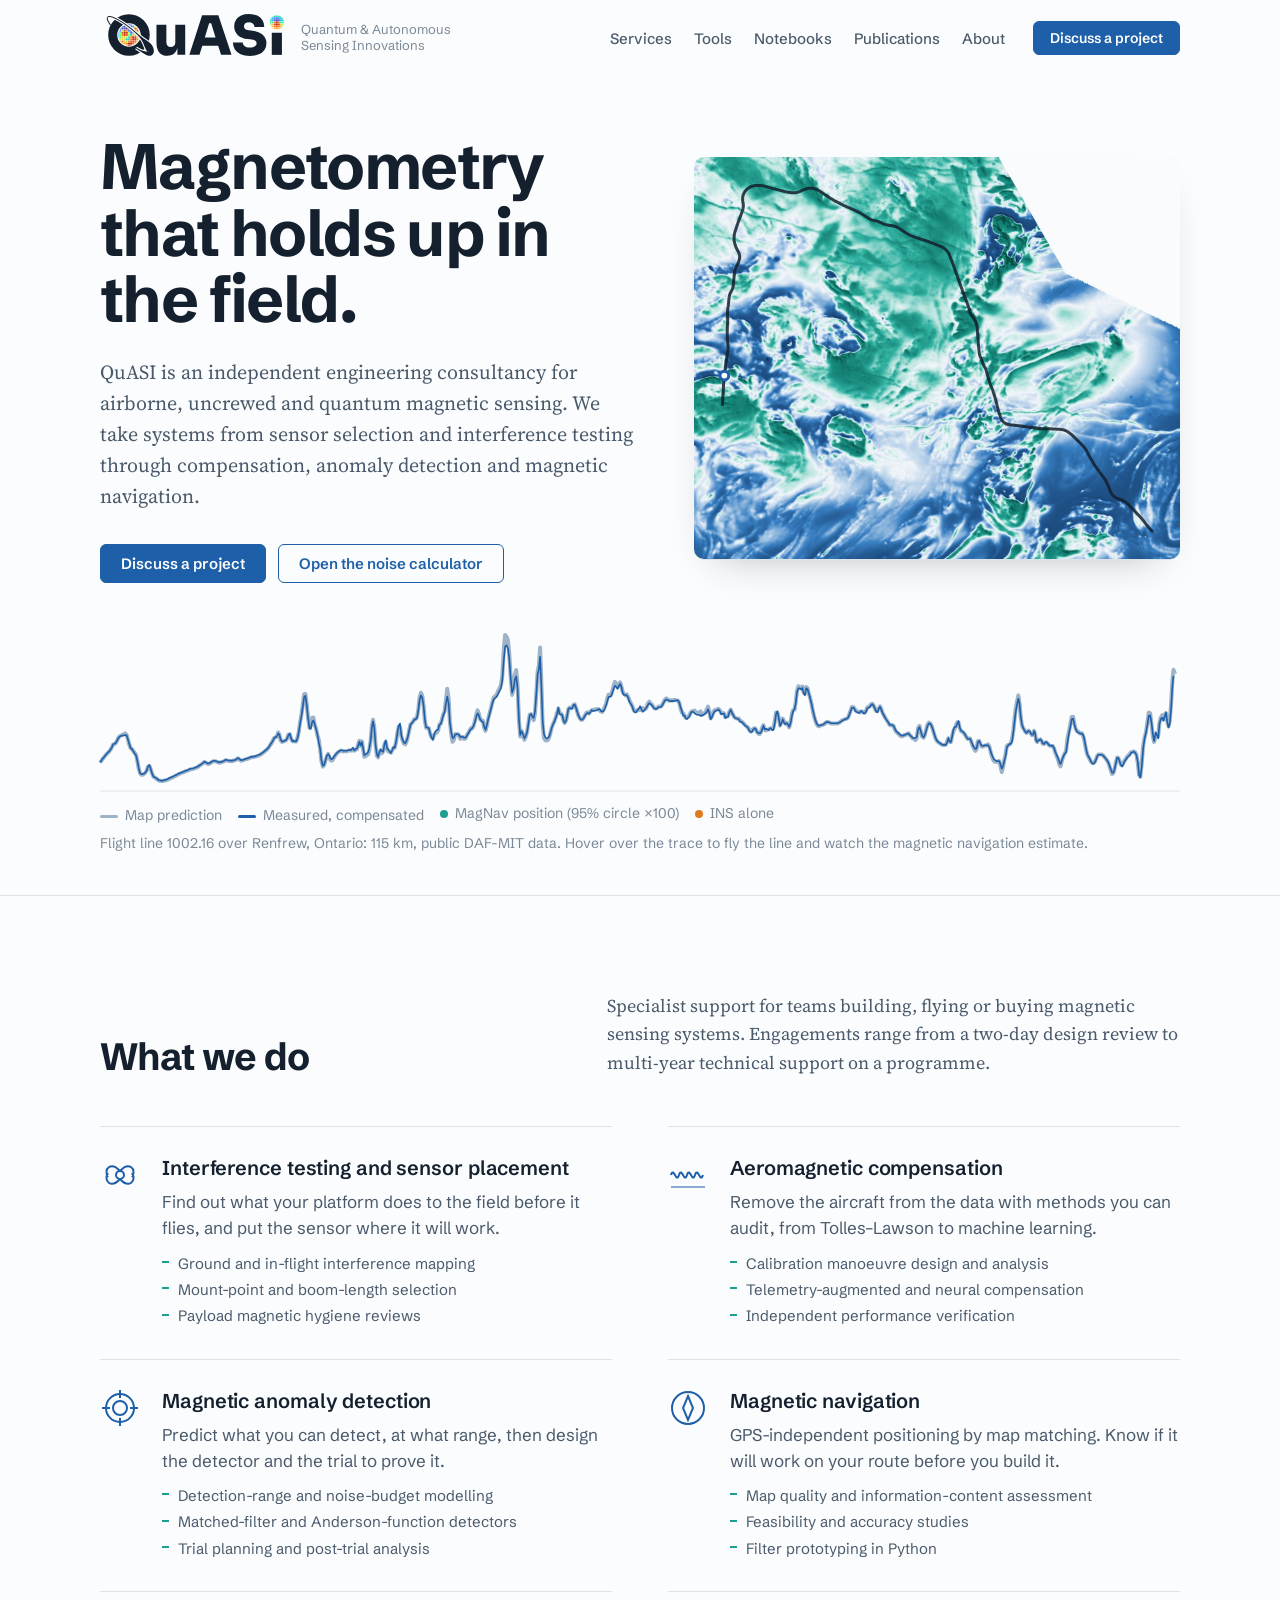
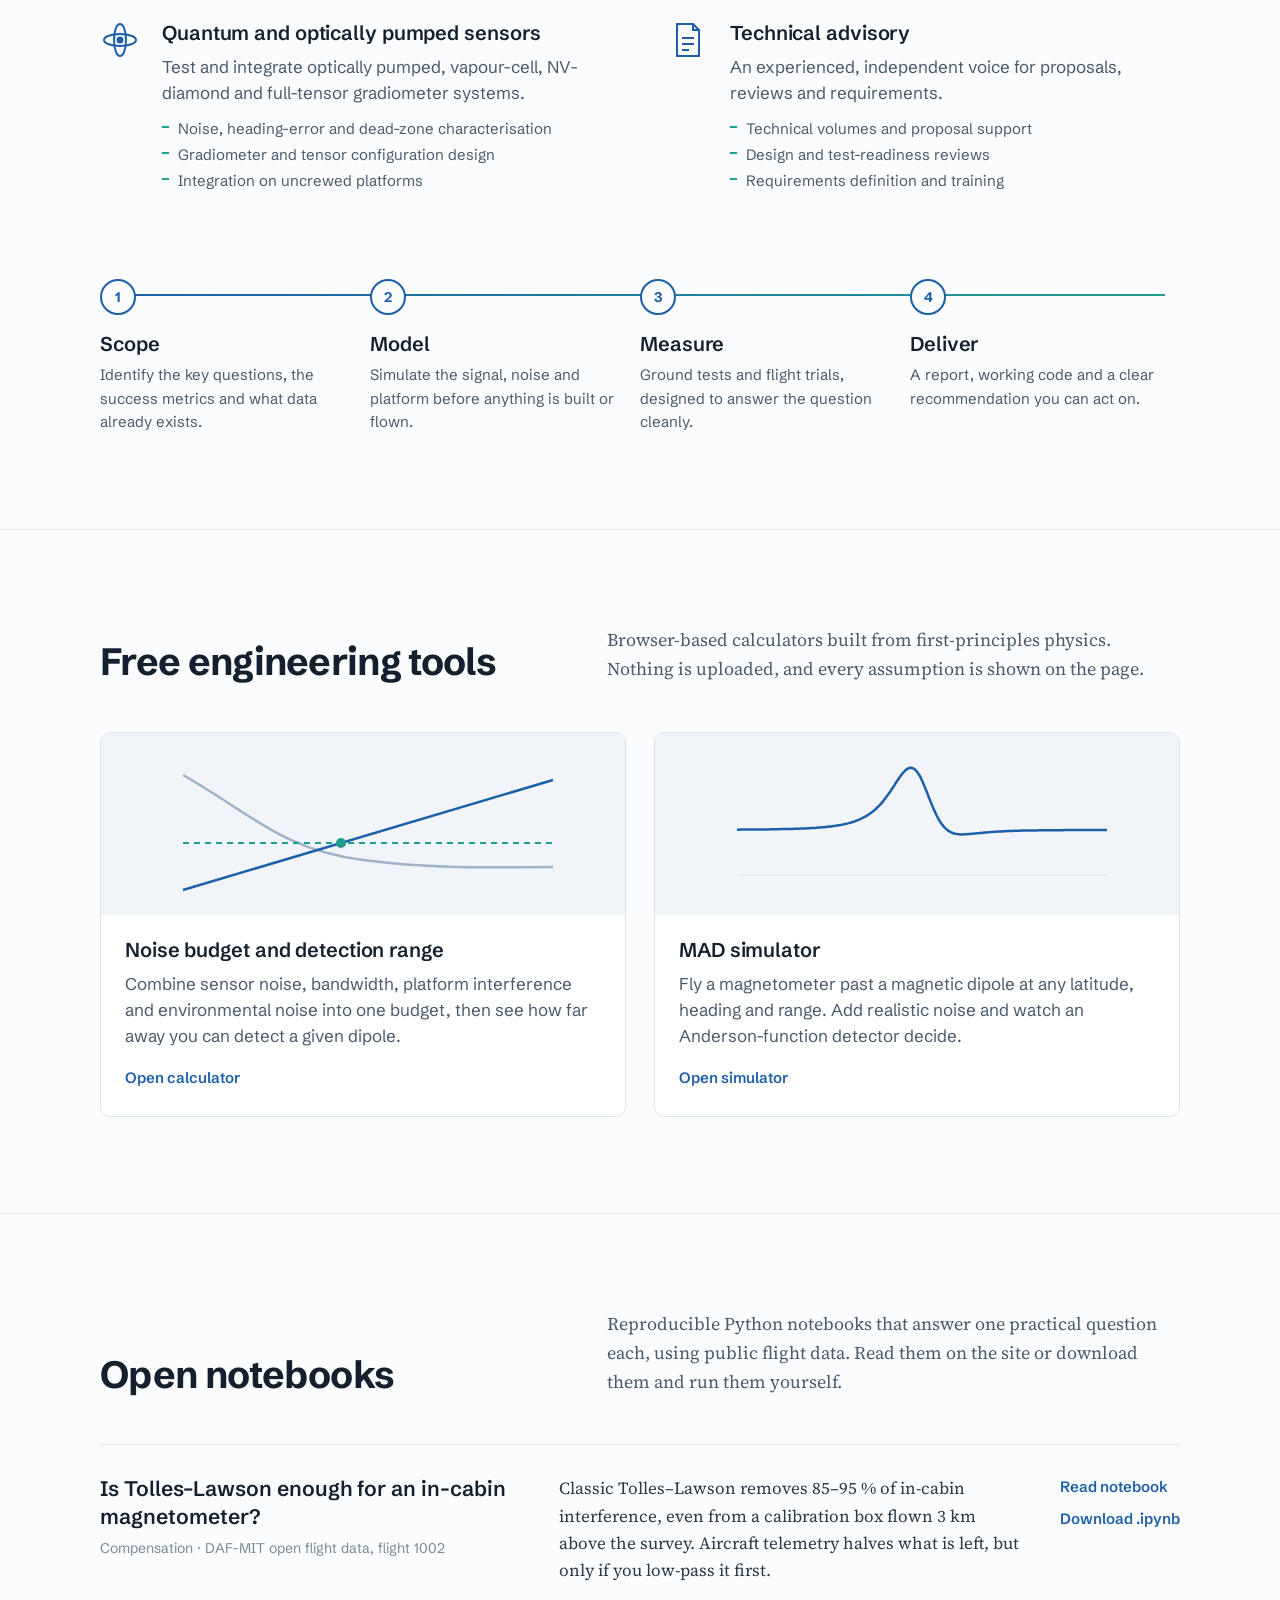
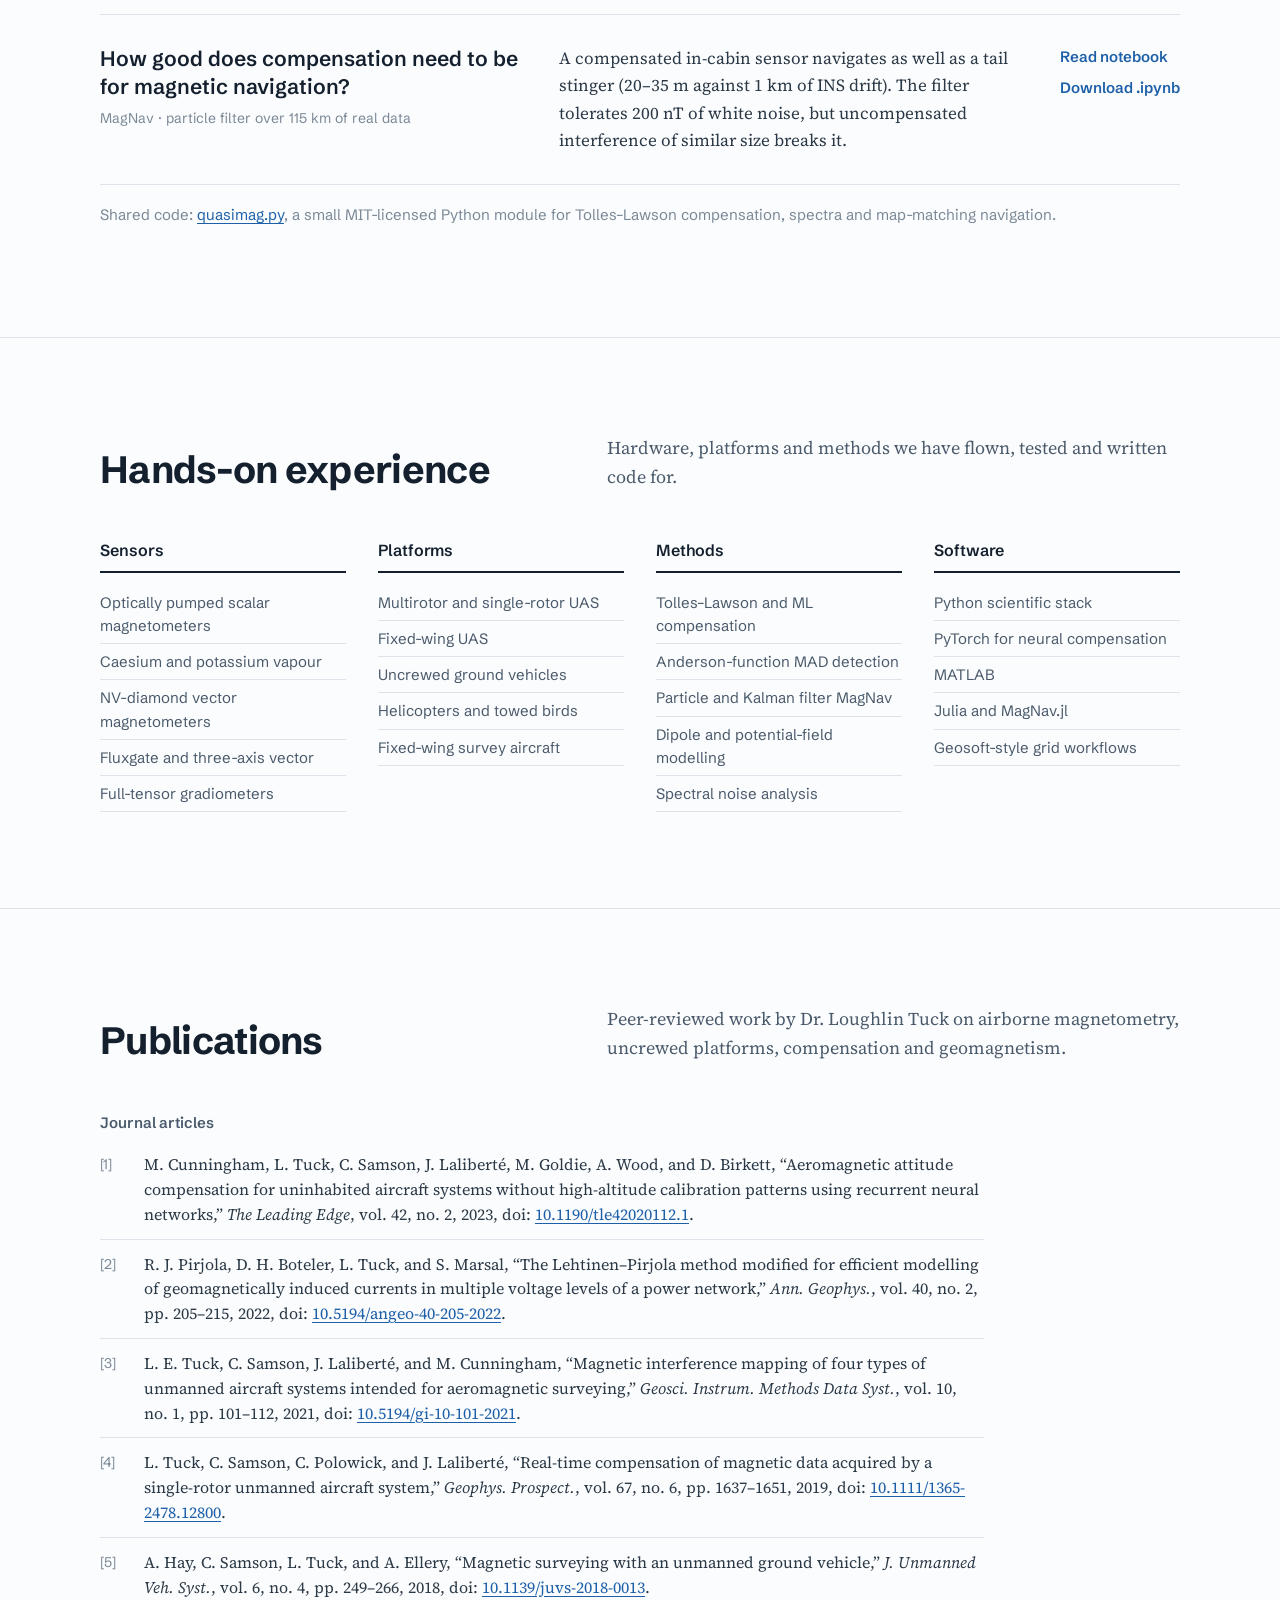
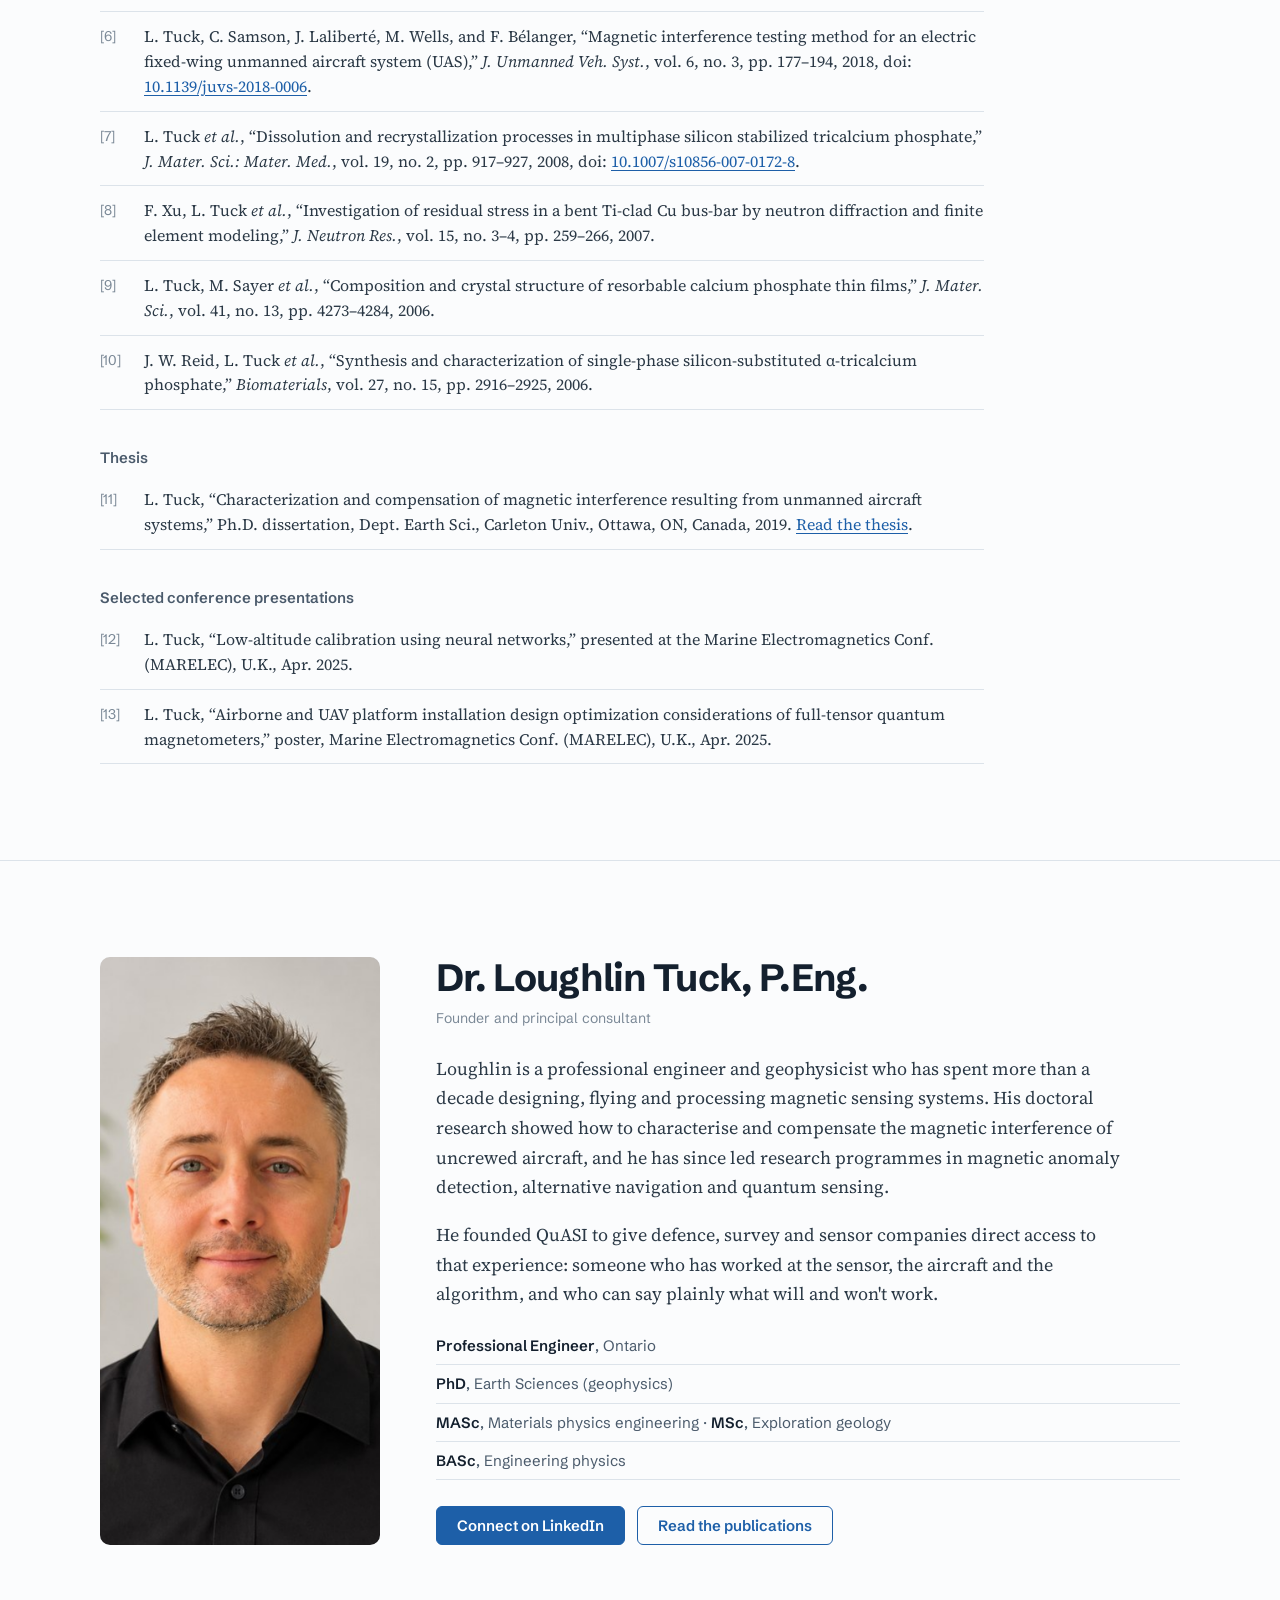
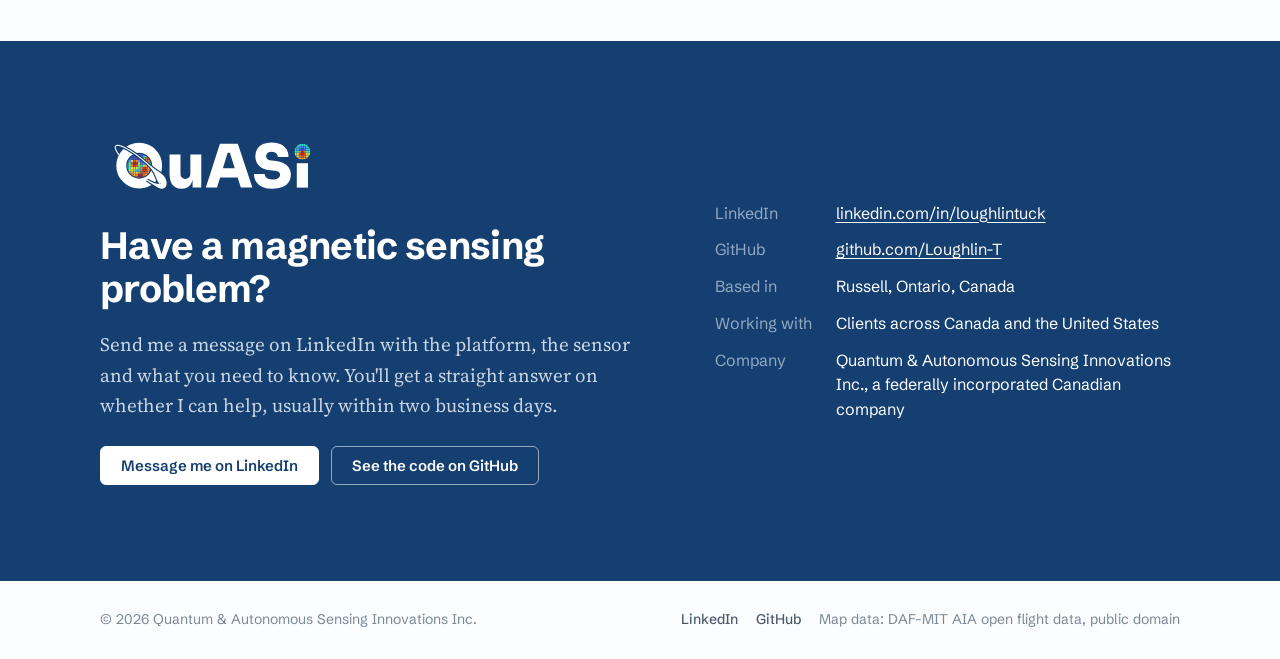
<file: index.html>
<!doctype html>
<html lang="en">
<head>
<meta charset="utf-8">
<meta name="viewport" content="width=device-width, initial-scale=1">
<title>QuASI Inc. | Magnetic sensing consultancy</title>
<meta name="description" content="Independent engineering consultancy for airborne, uncrewed and quantum magnetometry: interference testing, aeromagnetic compensation, magnetic anomaly detection and magnetic navigation.">
<meta property="og:title" content="QuASI Inc. | Quantum & Autonomous Sensing Innovations">
<meta property="og:description" content="Magnetometry that holds up in the field. Compensation, anomaly detection, magnetic navigation and quantum sensor evaluation.">
<meta property="og:image" content="assets/renfrew-map.jpg">
<link rel="icon" href="assets/logo/quasi-icon-B6.svg" type="image/svg+xml">
<link rel="icon" href="assets/logo/quasi-icon-B6.png" type="image/png">
<link rel="apple-touch-icon" href="assets/logo/quasi-icon-B6.png">
<link rel="preconnect" href="https://fonts.googleapis.com">
<link rel="preconnect" href="https://fonts.gstatic.com" crossorigin>
<link href="https://fonts.googleapis.com/css2?family=Schibsted+Grotesk:wght@400;500;600;700&family=Source+Serif+4:opsz,wght@8..60,400;8..60,500&display=swap" rel="stylesheet">
<link rel="stylesheet" href="css/site.css?v=20261031b">
</head>
<body>

<nav class="nav" id="nav">
  <div class="wrap">
    <a class="brand" href="#top" aria-label="QuASI home">
      <img src="assets/logo/quasi-logo-B2.svg" alt="QuASI" width="160" height="46"><span>Quantum &amp; Autonomous Sensing Innovations</span>
    </a>
    <button class="menu-btn" id="menuBtn" aria-expanded="false" aria-controls="navLinks">Menu</button>
    <ul id="navLinks">
      <li><a href="#services">Services</a></li>
      <li><a href="#tools">Tools</a></li>
      <li><a href="#notebooks">Notebooks</a></li>
      <li><a href="#publications">Publications</a></li>
      <li><a href="#about">About</a></li>
    </ul>
    <a class="btn primary" href="#contact">Discuss a project</a>
  </div>
</nav>

<main id="top">
<section class="hero">
  <div class="wrap">
    <div class="hero-grid">
      <div>
        <h1>Magnetometry that holds up in the field.</h1>
        <p class="lede">QuASI is an independent engineering consultancy for airborne, uncrewed and quantum magnetic sensing. We take systems from sensor selection and interference testing through compensation, anomaly detection and magnetic navigation.</p>
        <div class="ctas">
          <a class="btn primary" href="#contact">Discuss a project</a>
          <a class="btn ghost" href="tools/noise.html">Open the noise calculator</a>
        </div>
      </div>
      <figure class="map-panel" style="margin:0">
        <img src="assets/renfrew-map.jpg" alt="Shaded aeromagnetic anomaly map near Renfrew, Ontario, with a survey flight line drawn across it" width="1400" height="1158">
        <svg id="mapSvg" viewBox="0 0 1000 827" preserveAspectRatio="none" aria-hidden="true"></svg>
      </figure>
    </div>
    <figure class="trace" style="margin:40px 0 0">
      <svg id="traceSvg" viewBox="0 0 1000 170" preserveAspectRatio="none" role="img" aria-label="Measured magnetic field along a 115 km flight line compared with the anomaly map"></svg>
      <figcaption>
        <span><span class="key"><i style="background:#9fb3c8"></i>Map prediction</span><span class="key"><i style="background:#1d5fa8"></i>Measured, compensated</span><span class="key key-hover"><i style="background:#1e9e8f;height:8px;width:8px;border-radius:50%"></i>MagNav position (95% circle ×100)</span><span class="key key-hover"><i style="background:#e07a1f;height:8px;width:8px;border-radius:50%"></i>INS alone</span></span>
        <span id="traceReadout">Flight line 1002.16 over Renfrew, Ontario: 115 km, public DAF-MIT data. Hover over the trace to fly the line and watch the magnetic navigation estimate.</span>
      </figcaption>
    </figure>
  </div>
</section>

<section id="services">
  <div class="wrap">
    <div class="sec-head">
      <h2>What we do</h2>
      <p>Specialist support for teams building, flying or buying magnetic sensing systems. Engagements range from a two-day design review to multi-year technical support on a programme.</p>
    </div>
    <div class="services">
      <div class="svc">
        <svg viewBox="0 0 40 40" fill="none" stroke="currentColor" stroke-width="2" aria-hidden="true"><circle cx="20" cy="20" r="4"/><path d="M20 16c-9-10-17-2-12 6M20 24c9 10 17 2 12-6M20 16c9-10 17-2 12 6M20 24c-9 10-17 2-12-6"/></svg>
        <div><h3>Interference testing and sensor placement</h3>
        <p>Find out what your platform does to the field before it flies, and put the sensor where it will work.</p>
        <ul><li>Ground and in-flight interference mapping</li><li>Mount-point and boom-length selection</li><li>Payload magnetic hygiene reviews</li></ul></div>
      </div>
      <div class="svc">
        <svg viewBox="0 0 40 40" fill="none" stroke="currentColor" stroke-width="2" aria-hidden="true"><path d="M3 20c3-9 5 9 8 0s5 9 8 0 5 9 8 0 5 9 8 0"/><path d="M3 32h34" opacity=".5"/></svg>
        <div><h3>Aeromagnetic compensation</h3>
        <p>Remove the aircraft from the data with methods you can audit, from Tolles–Lawson to machine learning.</p>
        <ul><li>Calibration manoeuvre design and analysis</li><li>Telemetry-augmented and neural compensation</li><li>Independent performance verification</li></ul></div>
      </div>
      <div class="svc">
        <svg viewBox="0 0 40 40" fill="none" stroke="currentColor" stroke-width="2" aria-hidden="true"><circle cx="20" cy="20" r="14"/><circle cx="20" cy="20" r="7"/><path d="M20 2v8M20 30v8M2 20h8M30 20h8"/></svg>
        <div><h3>Magnetic anomaly detection</h3>
        <p>Predict what you can detect, at what range, then design the detector and the trial to prove it.</p>
        <ul><li>Detection-range and noise-budget modelling</li><li>Matched-filter and Anderson-function detectors</li><li>Trial planning and post-trial analysis</li></ul></div>
      </div>
      <div class="svc">
        <svg viewBox="0 0 40 40" fill="none" stroke="currentColor" stroke-width="2" aria-hidden="true"><circle cx="20" cy="20" r="16"/><path d="M20 8l5 12-5 12-5-12z"/></svg>
        <div><h3>Magnetic navigation</h3>
        <p>GPS-independent positioning by map matching. Know if it will work on your route before you build it.</p>
        <ul><li>Map quality and information-content assessment</li><li>Feasibility and accuracy studies</li><li>Filter prototyping in Python</li></ul></div>
      </div>
      <div class="svc">
        <svg viewBox="0 0 40 40" fill="none" stroke="currentColor" stroke-width="2" aria-hidden="true"><ellipse cx="20" cy="20" rx="16" ry="6"/><ellipse cx="20" cy="20" rx="6" ry="16"/><circle cx="20" cy="20" r="2.5" fill="currentColor"/></svg>
        <div><h3>Quantum and optically pumped sensors</h3>
        <p>Test and integrate optically pumped, vapour-cell, NV-diamond and full-tensor gradiometer systems.</p>
        <ul><li>Noise, heading-error and dead-zone characterisation</li><li>Gradiometer and tensor configuration design</li><li>Integration on uncrewed platforms</li></ul></div>
      </div>
      <div class="svc">
        <svg viewBox="0 0 40 40" fill="none" stroke="currentColor" stroke-width="2" aria-hidden="true"><path d="M9 4h16l6 6v26H9z"/><path d="M25 4v6h6M14 18h12M14 24h12M14 30h7"/></svg>
        <div><h3>Technical advisory</h3>
        <p>An experienced, independent voice for proposals, reviews and requirements.</p>
        <ul><li>Technical volumes and proposal support</li><li>Design and test-readiness reviews</li><li>Requirements definition and training</li></ul></div>
      </div>
    </div>

    <ol class="steps" aria-label="How an engagement runs">
      <li><h3>Scope</h3><p>Identify the key questions, the success metrics and what data already exists.</p></li>
      <li><h3>Model</h3><p>Simulate the signal, noise and platform before anything is built or flown.</p></li>
      <li><h3>Measure</h3><p>Ground tests and flight trials, designed to answer the question cleanly.</p></li>
      <li><h3>Deliver</h3><p>A report, working code and a clear recommendation you can act on.</p></li>
    </ol>
  </div>
</section>

<section id="tools">
  <div class="wrap">
    <div class="sec-head">
      <h2>Free engineering tools</h2>
      <p>Browser-based calculators built from first-principles physics. Nothing is uploaded, and every assumption is shown on the page.</p>
    </div>
    <div class="tools">
      <a class="tool" href="tools/noise.html">
        <div class="pv"><svg viewBox="0 0 400 150" aria-hidden="true">
          <path d="M20 20 C 90 60, 120 95, 200 105 S 330 112, 390 112" fill="none" stroke="#9fb3c8" stroke-width="2.5"/>
          <path d="M20 135 L 390 25" fill="none" stroke="#1d5fa8" stroke-width="2.5"/>
          <path d="M20 88 H390" stroke="#1e9e8f" stroke-width="2" stroke-dasharray="6 5"/>
          <circle cx="178" cy="88" r="5" fill="#1e9e8f"/></svg></div>
        <div class="tx"><h3>Noise budget and detection range</h3>
          <p>Combine sensor noise, bandwidth, platform interference and environmental noise into one budget, then see how far away you can detect a given dipole.</p>
          <span class="go">Open calculator</span></div>
      </a>
      <a class="tool" href="tools/mad-sim.html">
        <div class="pv"><svg viewBox="0 0 400 150" aria-hidden="true">
          <path id="pvSig" fill="none" stroke="#1d5fa8" stroke-width="2.5" d=""/>
          <path d="M20 120 H390" stroke="#dce3ea"/></svg></div>
        <div class="tx"><h3>MAD simulator</h3>
          <p>Fly a magnetometer past a magnetic dipole at any latitude, heading and range. Add realistic noise and watch an Anderson-function detector decide.</p>
          <span class="go">Open simulator</span></div>
      </a>
    </div>
  </div>
</section>

<section id="notebooks">
  <div class="wrap">
    <div class="sec-head">
      <h2>Open notebooks</h2>
      <p>Reproducible Python notebooks that answer one practical question each, using public flight data. Read them on the site or download them and run them yourself.</p>
    </div>
    <div class="nbs">
      <article class="nb">
        <div><div class="q">Is Tolles–Lawson enough for an in-cabin magnetometer?</div>
          <div class="meta">Compensation · DAF-MIT open flight data, flight 1002</div></div>
        <p class="find">Classic Tolles–Lawson removes 85–95 % of in-cabin interference, even from a calibration box flown 3 km above the survey. Aircraft telemetry halves what is left, but only if you low-pass it first.</p>
        <div class="links"><a href="notebooks/01_in_cabin_compensation.html">Read notebook</a><a href="notebooks/01_in_cabin_compensation.ipynb" download>Download .ipynb</a></div>
      </article>
      <article class="nb">
        <div><div class="q">How good does compensation need to be for magnetic navigation?</div>
          <div class="meta">MagNav · particle filter over 115 km of real data</div></div>
        <p class="find">A compensated in-cabin sensor navigates as well as a tail stinger (20–35 m against 1 km of INS drift). The filter tolerates 200 nT of white noise, but uncompensated interference of similar size breaks it.</p>
        <div class="links"><a href="notebooks/02_magnav_noise_tolerance.html">Read notebook</a><a href="notebooks/02_magnav_noise_tolerance.ipynb" download>Download .ipynb</a></div>
      </article>
    </div>
    <p class="soon">Shared code: <a href="code/quasimag.py">quasimag.py</a>, a small MIT-licensed Python module for Tolles–Lawson compensation, spectra and map-matching navigation.</p>
  </div>
</section>

<section id="capabilities">
  <div class="wrap">
    <div class="sec-head">
      <h2>Hands-on experience</h2>
      <p>Hardware, platforms and methods we have flown, tested and written code for.</p>
    </div>
    <div class="caps">
      <div><h3>Sensors</h3><ul><li>Optically pumped scalar magnetometers</li><li>Caesium and potassium vapour</li><li>NV-diamond vector magnetometers</li><li>Fluxgate and three-axis vector</li><li>Full-tensor gradiometers</li></ul></div>
      <div><h3>Platforms</h3><ul><li>Multirotor and single-rotor UAS</li><li>Fixed-wing UAS</li><li>Uncrewed ground vehicles</li><li>Helicopters and towed birds</li><li>Fixed-wing survey aircraft</li></ul></div>
      <div><h3>Methods</h3><ul><li>Tolles–Lawson and ML compensation</li><li>Anderson-function MAD detection</li><li>Particle and Kalman filter MagNav</li><li>Dipole and potential-field modelling</li><li>Spectral noise analysis</li></ul></div>
      <div><h3>Software</h3><ul><li>Python scientific stack</li><li>PyTorch for neural compensation</li><li>MATLAB</li><li>Julia and MagNav.jl</li><li>Geosoft-style grid workflows</li></ul></div>
    </div>
  </div>
</section>

<section id="publications">
  <div class="wrap">
    <div class="sec-head">
      <h2>Publications</h2>
      <p>Peer-reviewed work by Dr. Loughlin Tuck on airborne magnetometry, uncrewed platforms, compensation and geomagnetism.</p>
    </div>
    <div class="pub-group">Journal articles</div>
    <ol class="pubs">
      <li><span>M. Cunningham, L. Tuck, C. Samson, J. Laliberté, M. Goldie, A. Wood, and D. Birkett, “Aeromagnetic attitude compensation for uninhabited aircraft systems without high-altitude calibration patterns using recurrent neural networks,” <i>The Leading Edge</i>, vol. 42, no. 2, 2023, doi: <a href="https://doi.org/10.1190/tle42020112.1">10.1190/tle42020112.1</a>.</span></li>
      <li><span>R. J. Pirjola, D. H. Boteler, L. Tuck, and S. Marsal, “The Lehtinen–Pirjola method modified for efficient modelling of geomagnetically induced currents in multiple voltage levels of a power network,” <i>Ann. Geophys.</i>, vol. 40, no. 2, pp. 205–215, 2022, doi: <a href="https://doi.org/10.5194/angeo-40-205-2022">10.5194/angeo-40-205-2022</a>.</span></li>
      <li><span>L. E. Tuck, C. Samson, J. Laliberté, and M. Cunningham, “Magnetic interference mapping of four types of unmanned aircraft systems intended for aeromagnetic surveying,” <i>Geosci. Instrum. Methods Data Syst.</i>, vol. 10, no. 1, pp. 101–112, 2021, doi: <a href="https://doi.org/10.5194/gi-10-101-2021">10.5194/gi-10-101-2021</a>.</span></li>
      <li><span>L. Tuck, C. Samson, C. Polowick, and J. Laliberté, “Real-time compensation of magnetic data acquired by a single-rotor unmanned aircraft system,” <i>Geophys. Prospect.</i>, vol. 67, no. 6, pp. 1637–1651, 2019, doi: <a href="https://doi.org/10.1111/1365-2478.12800">10.1111/1365-2478.12800</a>.</span></li>
      <li><span>A. Hay, C. Samson, L. Tuck, and A. Ellery, “Magnetic surveying with an unmanned ground vehicle,” <i>J. Unmanned Veh. Syst.</i>, vol. 6, no. 4, pp. 249–266, 2018, doi: <a href="https://doi.org/10.1139/juvs-2018-0013">10.1139/juvs-2018-0013</a>.</span></li>
      <li><span>L. Tuck, C. Samson, J. Laliberté, M. Wells, and F. Bélanger, “Magnetic interference testing method for an electric fixed-wing unmanned aircraft system (UAS),” <i>J. Unmanned Veh. Syst.</i>, vol. 6, no. 3, pp. 177–194, 2018, doi: <a href="https://doi.org/10.1139/juvs-2018-0006">10.1139/juvs-2018-0006</a>.</span></li>
      <li><span>L. Tuck <i>et al.</i>, “Dissolution and recrystallization processes in multiphase silicon stabilized tricalcium phosphate,” <i>J. Mater. Sci.: Mater. Med.</i>, vol. 19, no. 2, pp. 917–927, 2008, doi: <a href="https://doi.org/10.1007/s10856-007-0172-8">10.1007/s10856-007-0172-8</a>.</span></li>
      <li><span>F. Xu, L. Tuck <i>et al.</i>, “Investigation of residual stress in a bent Ti-clad Cu bus-bar by neutron diffraction and finite element modeling,” <i>J. Neutron Res.</i>, vol. 15, no. 3–4, pp. 259–266, 2007.</span></li>
      <li><span>L. Tuck, M. Sayer <i>et al.</i>, “Composition and crystal structure of resorbable calcium phosphate thin films,” <i>J. Mater. Sci.</i>, vol. 41, no. 13, pp. 4273–4284, 2006.</span></li>
      <li><span>J. W. Reid, L. Tuck <i>et al.</i>, “Synthesis and characterization of single-phase silicon-substituted α-tricalcium phosphate,” <i>Biomaterials</i>, vol. 27, no. 15, pp. 2916–2925, 2006.</span></li>
    </ol>
    <div class="pub-group">Thesis</div>
    <ol class="pubs" style="counter-reset:p 10">
      <li><span>L. Tuck, “Characterization and compensation of magnetic interference resulting from unmanned aircraft systems,” Ph.D. dissertation, Dept. Earth Sci., Carleton Univ., Ottawa, ON, Canada, 2019. <a href="https://curve.carleton.ca/d2b99a48-2c1d-4c7c-b9ec-a411ad390020">Read the thesis</a>.</span></li>
    </ol>
    <div class="pub-group">Selected conference presentations</div>
    <ol class="pubs" style="counter-reset:p 11">
      <li><span>L. Tuck, “Low-altitude calibration using neural networks,” presented at the Marine Electromagnetics Conf. (MARELEC), U.K., Apr. 2025.</span></li>
      <li><span>L. Tuck, “Airborne and UAV platform installation design optimization considerations of full-tensor quantum magnetometers,” poster, Marine Electromagnetics Conf. (MARELEC), U.K., Apr. 2025.</span></li>
    </ol>
  </div>
</section>

<section id="about">
  <div class="wrap about">
    <div class="portrait" id="portrait">
      <img src="assets/loughlin-tuck.jpg" alt="Portrait of Dr. Loughlin Tuck" width="640" height="800">
    </div>
    <div>
      <h2>Dr. Loughlin Tuck, P.Eng.</h2>
      <p class="small" style="margin:8px 0 24px">Founder and principal consultant</p>
      <div class="prose">
        <p>Loughlin is a professional engineer and geophysicist who has spent more than a decade designing, flying and processing magnetic sensing systems. His doctoral research showed how to characterise and compensate the magnetic interference of uncrewed aircraft, and he has since led research programmes in magnetic anomaly detection, alternative navigation and quantum sensing.</p>
        <p>He founded QuASI to give defence, survey and sensor companies direct access to that experience: someone who has worked at the sensor, the aircraft and the algorithm, and who can say plainly what will and won't work.</p>
      </div>
      <div class="creds">
        <div><b>Professional Engineer</b>, Ontario</div>
        <div><b>PhD</b>, Earth Sciences (geophysics)</div>
        <div><b>MASc</b>, Materials physics engineering · <b>MSc</b>, Exploration geology</div>
        <div><b>BASc</b>, Engineering physics</div>
      </div>
      <div class="about-links">
        <a class="btn primary" href="https://www.linkedin.com/in/loughlintuck/" target="_blank" rel="noopener">Connect on LinkedIn</a>
        <a class="btn ghost" href="#publications">Read the publications</a>
      </div>
    </div>
  </div>
</section>

<section id="contact" class="contact">
  <div class="wrap grid">
    <div>
      <img class="contact-logo" src="assets/logo/quasi-logo-B2-reverse.svg" alt="QuASI" width="220" height="64">
      <h2>Have a magnetic sensing problem?</h2>
      <p>Send me a message on LinkedIn with the platform, the sensor and what you need to know. You'll get a straight answer on whether I can help, usually within two business days.</p>
      <div class="contact-ctas">
        <a class="btn primary" href="https://www.linkedin.com/in/loughlintuck/" target="_blank" rel="noopener">Message me on LinkedIn</a>
        <a class="btn ghost-light" href="https://github.com/Loughlin-T/quasi" target="_blank" rel="noopener">See the code on GitHub</a>
      </div>
    </div>
    <dl>
      <dt>LinkedIn</dt><dd><a href="https://www.linkedin.com/in/loughlintuck/" target="_blank" rel="noopener">linkedin.com/in/loughlintuck</a></dd>
      <dt>GitHub</dt><dd><a href="https://github.com/Loughlin-T/quasi" target="_blank" rel="noopener">github.com/Loughlin-T</a></dd>
      <dt>Based in</dt><dd>Russell, Ontario, Canada</dd>
      <dt>Working with</dt><dd>Clients across Canada and the United States</dd>
      <dt>Company</dt><dd>Quantum &amp; Autonomous Sensing Innovations Inc., a federally incorporated Canadian company</dd>
    </dl>
  </div>
</section>
</main>

<footer>
  <div class="wrap">
    <span>© 2026 Quantum &amp; Autonomous Sensing Innovations Inc.</span>
    <span class="foot-links"><a href="https://www.linkedin.com/in/loughlintuck/" target="_blank" rel="noopener">LinkedIn</a><a href="https://github.com/Loughlin-T/quasi" target="_blank" rel="noopener">GitHub</a><span>Map data: DAF-MIT AIA open flight data, public domain</span></span>
  </div>
</footer>

<script src="js/hero-data.js?v=20261031b"></script>
<script src="js/site.js?v=20261031b"></script>
</body>
</html>
</file>
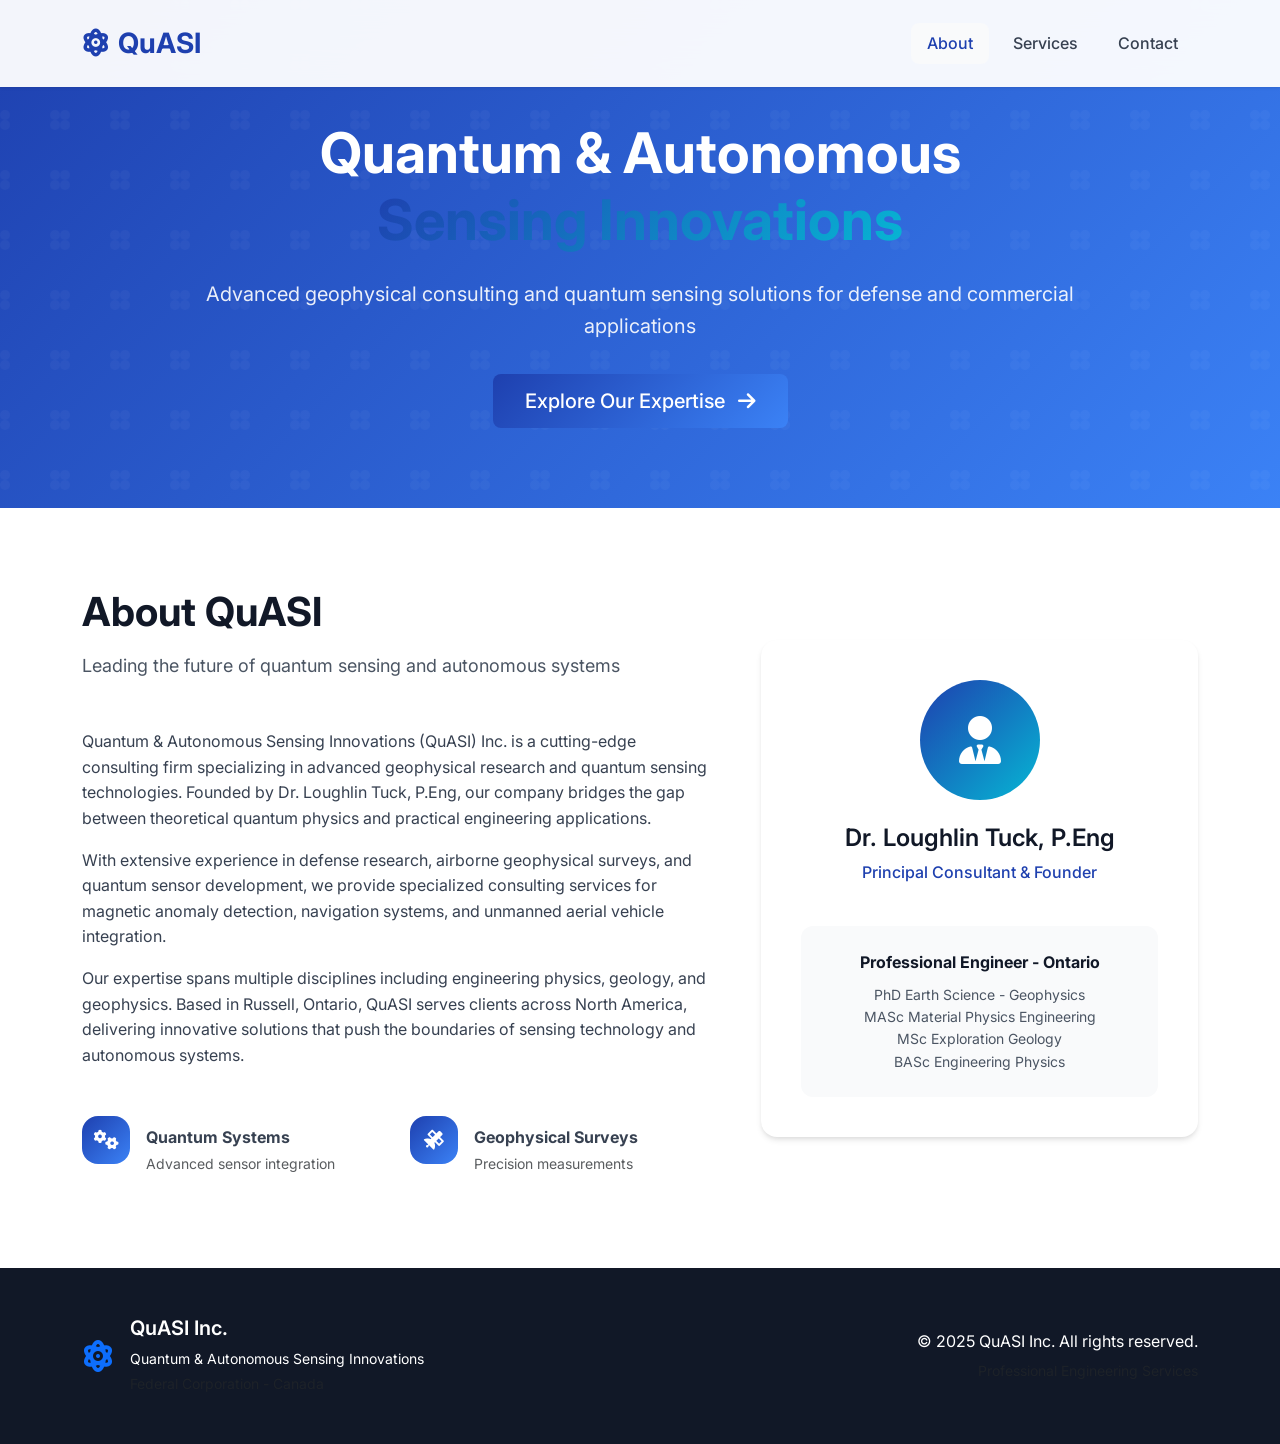
<file: _previous_version/index.html>
<!DOCTYPE html>
<html lang="en">
<head>
    <meta charset="UTF-8">
    <meta name="viewport" content="width=device-width, initial-scale=1.0">
    <title>QuASI - Quantum & Autonomous Sensing Innovations</title>
    <link href="https://cdnjs.cloudflare.com/ajax/libs/bootstrap/5.3.0/css/bootstrap.min.css" rel="stylesheet">
    <link href="https://cdnjs.cloudflare.com/ajax/libs/font-awesome/6.4.0/css/all.min.css" rel="stylesheet">
    <link href="https://fonts.googleapis.com/css2?family=Inter:wght@300;400;500;600;700&display=swap" rel="stylesheet">
    <style>
        :root {
            --primary-color: #1e40af;
            --primary-light: #3b82f6;
            --secondary-color: #0f172a;
            --accent-color: #06b6d4;
            --light-bg: #f8fafc;
            --white: #ffffff;
            --gray-50: #f9fafb;
            --gray-100: #f3f4f6;
            --gray-600: #4b5563;
            --gray-700: #374151;
            --gray-900: #111827;
        }

        * {
            margin: 0;
            padding: 0;
            box-sizing: border-box;
        }

        body {
            font-family: 'Inter', -apple-system, BlinkMacSystemFont, 'Segoe UI', sans-serif;
            line-height: 1.6;
            color: var(--gray-700);
            font-weight: 400;
        }

        /* Navigation */
        .navbar {
            background: rgba(255, 255, 255, 0.95);
            backdrop-filter: blur(20px);
            box-shadow: 0 1px 3px rgba(0, 0, 0, 0.1);
            padding: 1rem 0;
            transition: all 0.3s ease;
        }

        .navbar-brand {
            font-weight: 700;
            font-size: 1.75rem;
            color: var(--primary-color) !important;
            display: flex;
            align-items: center;
            gap: 0.5rem;
        }

        .navbar-nav .nav-link {
            color: var(--gray-700) !important;
            font-weight: 500;
            padding: 0.5rem 1rem !important;
            margin: 0 0.25rem;
            border-radius: 0.5rem;
            transition: all 0.3s ease;
        }

        .navbar-nav .nav-link:hover,
        .navbar-nav .nav-link.active {
            color: var(--primary-color) !important;
            background-color: var(--gray-50);
        }

        /* Hero Section */
        .hero-section {
            background: linear-gradient(135deg, var(--primary-color) 0%, var(--primary-light) 100%);
            color: white;
            padding: 120px 0 80px;
            position: relative;
            overflow: hidden;
        }

        .hero-section::before {
            content: '';
            position: absolute;
            top: 0;
            left: 0;
            right: 0;
            bottom: 0;
            background: url("data:image/svg+xml,%3Csvg width='60' height='60' viewBox='0 0 60 60' xmlns='http://www.w3.org/2000/svg'%3E%3Cg fill='none' fill-rule='evenodd'%3E%3Cg fill='%23ffffff' fill-opacity='0.1'%3E%3Ccircle cx='5' cy='5' r='5'/%3E%3Ccircle cx='55' cy='55' r='5'/%3E%3Ccircle cx='55' cy='5' r='5'/%3E%3Ccircle cx='5' cy='55' r='5'/%3E%3C/g%3E%3C/g%3E%3C/svg%3E") repeat;
            opacity: 0.3;
        }

        .hero-content {
            position: relative;
            z-index: 2;
        }

        .hero-section h1 {
            font-size: 3.5rem;
            font-weight: 700;
            margin-bottom: 1.5rem;
            line-height: 1.2;
        }

        .hero-section .lead {
            font-size: 1.25rem;
            font-weight: 400;
            margin-bottom: 2rem;
            opacity: 0.9;
        }

        /* Content Sections */
        .content-section {
            padding: 80px 0;
            display: none;
        }

        .content-section.active {
            display: block;
        }

        .intro-section {
            background: var(--white);
        }

        .services-section {
            background: var(--gray-50);
        }

        .contact-section {
            background: var(--white);
        }

        .section-title {
            font-size: 2.5rem;
            font-weight: 700;
            color: var(--gray-900);
            margin-bottom: 1rem;
            position: relative;
        }

        .section-subtitle {
            font-size: 1.125rem;
            color: var(--gray-600);
            margin-bottom: 3rem;
        }

        /* Cards */
        .card {
            border: none;
            box-shadow: 0 4px 6px -1px rgba(0, 0, 0, 0.1), 0 2px 4px -1px rgba(0, 0, 0, 0.06);
            border-radius: 1rem;
            overflow: hidden;
            transition: all 0.3s ease;
            background: var(--white);
        }

        .card:hover {
            transform: translateY(-4px);
            box-shadow: 0 20px 25px -5px rgba(0, 0, 0, 0.1), 0 10px 10px -5px rgba(0, 0, 0, 0.04);
        }

        .service-card {
            height: 100%;
            padding: 2rem;
        }

        .service-icon {
            width: 4rem;
            height: 4rem;
            background: linear-gradient(135deg, var(--primary-color), var(--primary-light));
            border-radius: 1rem;
            display: flex;
            align-items: center;
            justify-content: center;
            margin-bottom: 1.5rem;
            color: white;
            font-size: 1.5rem;
        }

        .service-card h4 {
            font-size: 1.5rem;
            font-weight: 600;
            color: var(--gray-900);
            margin-bottom: 1rem;
        }

        .service-card p {
            color: var(--gray-600);
            margin-bottom: 1.5rem;
        }

        .service-features {
            list-style: none;
        }

        .service-features li {
            padding: 0.25rem 0;
            color: var(--gray-600);
            display: flex;
            align-items: center;
            gap: 0.5rem;
        }

        .service-features .check-icon {
            color: #10b981;
            font-size: 0.875rem;
        }

        /* Profile Card */
        .profile-card {
            text-align: center;
            padding: 2.5rem;
            background: var(--white);
        }

        .profile-avatar {
            width: 120px;
            height: 120px;
            background: linear-gradient(135deg, var(--primary-color), var(--accent-color));
            border-radius: 50%;
            display: flex;
            align-items: center;
            justify-content: center;
            margin: 0 auto 1.5rem;
            font-size: 3rem;
            color: white;
        }

        .profile-card h5 {
            font-size: 1.5rem;
            font-weight: 600;
            color: var(--gray-900);
            margin-bottom: 0.5rem;
        }

        .profile-card .title {
            color: var(--primary-color);
            font-weight: 500;
            margin-bottom: 1rem;
        }

        .credentials {
            background: var(--gray-50);
            padding: 1.5rem;
            border-radius: 0.75rem;
            margin-top: 1.5rem;
        }

        .credentials strong {
            color: var(--gray-900);
            display: block;
            margin-bottom: 0.5rem;
        }

        .credentials p {
            font-size: 0.875rem;
            color: var(--gray-600);
            margin: 0;
        }

        /* Contact */
        .contact-info {
            background: var(--white);
            padding: 2.5rem;
            border-radius: 1rem;
            box-shadow: 0 4px 6px -1px rgba(0, 0, 0, 0.1);
        }

        .contact-item {
            display: flex;
            align-items: flex-start;
            gap: 1rem;
            margin-bottom: 1.5rem;
        }

        .contact-item i {
            color: var(--primary-color);
            font-size: 1.25rem;
            margin-top: 0.125rem;
            width: 20px;
        }

        .contact-item-content strong {
            color: var(--gray-900);
            font-weight: 600;
        }

        .contact-item-content p {
            margin: 0;
            color: var(--gray-600);
        }

        /* Buttons */
        .btn-primary {
            background: linear-gradient(135deg, var(--primary-color), var(--primary-light));
            border: none;
            padding: 0.75rem 2rem;
            border-radius: 0.5rem;
            font-weight: 500;
            text-transform: none;
            transition: all 0.3s ease;
        }

        .btn-primary:hover {
            transform: translateY(-2px);
            box-shadow: 0 10px 20px rgba(59, 130, 246, 0.3);
            background: linear-gradient(135deg, var(--primary-light), var(--primary-color));
        }

        /* Map placeholder */
        .map-placeholder {
            height: 400px;
            background: linear-gradient(135deg, var(--primary-color), var(--accent-color));
            border-radius: 1rem;
            display: flex;
            align-items: center;
            justify-content: center;
            color: white;
            text-align: center;
        }

        .map-content i {
            font-size: 4rem;
            margin-bottom: 1rem;
            opacity: 0.8;
        }

        /* Footer */
        footer {
            background: var(--gray-900);
            color: white;
            padding: 3rem 0;
        }

        footer h5 {
            font-weight: 600;
            margin-bottom: 0.5rem;
        }

        /* Responsive */
        @media (max-width: 768px) {
            .hero-section {
                padding: 80px 0 60px;
            }
            
            .hero-section h1 {
                font-size: 2.5rem;
            }
            
            .content-section {
                padding: 60px 0;
            }
            
            .section-title {
                font-size: 2rem;
            }
        }

        /* Animations */
        @keyframes fadeInUp {
            from {
                opacity: 0;
                transform: translateY(30px);
            }
            to {
                opacity: 1;
                transform: translateY(0);
            }
        }

        .fade-in-up {
            animation: fadeInUp 0.6s ease-out;
        }

        /* Utility classes */
        .text-gradient {
            background: linear-gradient(135deg, var(--primary-color), var(--accent-color));
            -webkit-background-clip: text;
            -webkit-text-fill-color: transparent;
            background-clip: text;
        }
    </style>
</head>
<body>
    <!-- Navigation -->
    <nav class="navbar navbar-expand-lg fixed-top">
        <div class="container">
            <a class="navbar-brand" href="#" onclick="showSection('intro')">
                <i class="fas fa-atom"></i>
                <span>QuASI</span>
            </a>
            <button class="navbar-toggler" type="button" data-bs-toggle="collapse" data-bs-target="#navbarNav">
                <span class="navbar-toggler-icon"></span>
            </button>
            <div class="collapse navbar-collapse" id="navbarNav">
                <ul class="navbar-nav ms-auto">
                    <li class="nav-item">
                        <a class="nav-link active" href="#" onclick="showSection('intro')">About</a>
                    </li>
                    <li class="nav-item">
                        <a class="nav-link" href="#" onclick="showSection('services')">Services</a>
                    </li>
                    <li class="nav-item">
                        <a class="nav-link" href="#" onclick="showSection('contact')">Contact</a>
                    </li>
                </ul>
            </div>
        </div>
    </nav>

    <!-- Hero Section -->
    <section class="hero-section">
        <div class="container">
            <div class="row justify-content-center">
                <div class="col-lg-10 text-center">
                    <div class="hero-content fade-in-up">
                        <h1>Quantum & Autonomous<br><span class="text-gradient">Sensing Innovations</span></h1>
                        <p class="lead">Advanced geophysical consulting and quantum sensing solutions for defense and commercial applications</p>
                        <button class="btn btn-primary btn-lg" onclick="showSection('services')">
                            Explore Our Expertise <i class="fas fa-arrow-right ms-2"></i>
                        </button>
                    </div>
                </div>
            </div>
        </div>
    </section>

    <!-- About Section -->
    <section id="intro" class="content-section intro-section active">
        <div class="container">
            <div class="row align-items-center g-5">
                <div class="col-lg-7">
                    <h2 class="section-title">About QuASI</h2>
                    <p class="section-subtitle">Leading the future of quantum sensing and autonomous systems</p>
                    
                    <div class="mb-4">
                        <p>Quantum & Autonomous Sensing Innovations (QuASI) Inc. is a cutting-edge consulting firm specializing in advanced geophysical research and quantum sensing technologies. Founded by Dr. Loughlin Tuck, P.Eng, our company bridges the gap between theoretical quantum physics and practical engineering applications.</p>
                        
                        <p>With extensive experience in defense research, airborne geophysical surveys, and quantum sensor development, we provide specialized consulting services for magnetic anomaly detection, navigation systems, and unmanned aerial vehicle integration.</p>
                        
                        <p>Our expertise spans multiple disciplines including engineering physics, geology, and geophysics. Based in Russell, Ontario, QuASI serves clients across North America, delivering innovative solutions that push the boundaries of sensing technology and autonomous systems.</p>
                    </div>

                    <div class="row g-4 mt-4">
                        <div class="col-sm-6">
                            <div class="d-flex align-items-center gap-3">
                                <div class="service-icon" style="width: 3rem; height: 3rem; font-size: 1.25rem;">
                                    <i class="fas fa-cogs"></i>
                                </div>
                                <div>
                                    <h6 class="mb-1 fw-bold">Quantum Systems</h6>
                                    <small class="text-muted">Advanced sensor integration</small>
                                </div>
                            </div>
                        </div>
                        <div class="col-sm-6">
                            <div class="d-flex align-items-center gap-3">
                                <div class="service-icon" style="width: 3rem; height: 3rem; font-size: 1.25rem;">
                                    <i class="fas fa-satellite"></i>
                                </div>
                                <div>
                                    <h6 class="mb-1 fw-bold">Geophysical Surveys</h6>
                                    <small class="text-muted">Precision measurements</small>
                                </div>
                            </div>
                        </div>
                    </div>
                </div>
                <div class="col-lg-5">
                    <div class="card profile-card">
                        <div class="profile-avatar">
                            <i class="fas fa-user-tie"></i>
                        </div>
                        <h5>Dr. Loughlin Tuck, P.Eng</h5>
                        <p class="title">Principal Consultant & Founder</p>
                        <div class="credentials">
                            <strong>Professional Engineer - Ontario</strong>
                            <p>PhD Earth Science - Geophysics<br>
                            MASc Material Physics Engineering<br>
                            MSc Exploration Geology<br>
                            BASc Engineering Physics</p>
                        </div>
                    </div>
                </div>
            </div>
        </div>
    </section>

    <!-- Services Section -->
    <section id="services" class="content-section services-section">
        <div class="container">
            <div class="text-center mb-5">
                <h2 class="section-title">Our Expertise</h2>
                <p class="section-subtitle">Specialized consulting in quantum sensing and autonomous systems</p>
            </div>
            
            <div class="row g-4">
                <div class="col-lg-6">
                    <div class="card service-card">
                        <div class="service-icon">
                            <i class="fas fa-atom"></i>
                        </div>
                        <h4>Magnetic & Electromagnetic Systems</h4>
                        <p>Design and optimization of quantum sensing systems, integration with conventional engineering systems, and performance analysis using advanced methodologies.</p>
                        <ul class="service-features">
                            <li><i class="fas fa-check check-icon"></i>Quantum sensor development & integration</li>
                            <li><i class="fas fa-check check-icon"></i>System optimization & performance analysis</li>
                            <li><i class="fas fa-check check-icon"></i>Advanced electromagnetic modeling</li>
                        </ul>
                    </div>
                </div>
                
                <div class="col-lg-6">
                    <div class="card service-card">
                        <div class="service-icon">
                            <i class="fas fa-compass"></i>
                        </div>
                        <h4>Magnetic Navigation Systems</h4>
                        <p>Advanced navigation algorithms and systems using magnetic field data, signal processing, and control engineering principles for precision navigation applications.</p>
                        <ul class="service-features">
                            <li><i class="fas fa-check check-icon"></i>Navigation algorithm development</li>
                            <li><i class="fas fa-check check-icon"></i>Magnetic field analysis & modeling</li>
                            <li><i class="fas fa-check check-icon"></i>Signal processing optimization</li>
                        </ul>
                    </div>
                </div>
                
                <div class="col-lg-6">
                    <div class="card service-card">
                        <div class="service-icon">
                            <i class="fas fa-drone"></i>
                        </div>
                        <h4>Unmanned Aerial Systems</h4>
                        <p>Systems engineering approach to UAV sensor integration, aerospace engineering principles for platform optimization, and comprehensive sensor performance analysis.</p>
                        <ul class="service-features">
                            <li><i class="fas fa-check check-icon"></i>UAV sensor integration & optimization</li>
                            <li><i class="fas fa-check check-icon"></i>Platform design & performance analysis</li>
                            <li><i class="fas fa-check check-icon"></i>Electromagnetic interference mitigation</li>
                        </ul>
                    </div>
                </div>
                
                <div class="col-lg-6">
                    <div class="card service-card">
                        <div class="service-icon">
                            <i class="fas fa-wave-square"></i>
                        </div>
                        <h4>Signal Processing & Algorithms</h4>
                        <p>Advanced data fusion and algorithm development using engineering mathematics, statistical analysis, and system performance optimization techniques.</p>
                        <ul class="service-features">
                            <li><i class="fas fa-check check-icon"></i>Data fusion & algorithm development</li>
                            <li><i class="fas fa-check check-icon"></i>Statistical analysis & modeling</li>
                            <li><i class="fas fa-check check-icon"></i>Performance optimization & validation</li>
                        </ul>
                    </div>
                </div>
            </div>

            <div class="row mt-5">
                <div class="col-12">
                    <div class="card">
                        <div class="card-body p-4 text-center">
                            <div style="height: 200px; background: linear-gradient(45deg, #ff6b6b, #feca57, #48dbfb, #ff9ff3, #54a0ff); border-radius: 1rem; display: flex; align-items: center; justify-content: center; margin-bottom: 1.5rem; position: relative; overflow: hidden;">
                                <div style="position: absolute; top: 0; left: 0; right: 0; bottom: 0; background: url('data:image/svg+xml,<svg xmlns=\"http://www.w3.org/2000/svg\" viewBox=\"0 0 100 100\"><circle cx=\"20\" cy=\"20\" r=\"2\" fill=\"white\" opacity=\"0.3\"/><circle cx=\"80\" cy=\"30\" r=\"1.5\" fill=\"white\" opacity=\"0.4\"/><circle cx=\"40\" cy=\"70\" r=\"1\" fill=\"white\" opacity=\"0.2\"/><circle cx=\"90\" cy=\"80\" r=\"2.5\" fill=\"white\" opacity=\"0.5\"/><circle cx=\"10\" cy=\"60\" r=\"1.2\" fill=\"white\" opacity=\"0.3\"/></svg>') repeat;"></div>
                                <div style="position: relative; z-index: 2; color: white; text-align: center;">
                                    <i class="fas fa-chart-area fa-3x mb-3"></i>
                                    <h5>Advanced Geophysical Surveys</h5>
                                </div>
                            </div>
                            <h5 class="mb-3">Comprehensive Airborne Geophysical Surveys</h5>
                            <p class="mb-0">Gravimetric, magnetic, radiometric, and electromagnetic methods with GPS precision positioning for defense and commercial applications.</p>
                        </div>
                    </div>
                </div>
            </div>
        </div>
    </section>

    <!-- Contact Section -->
    <section id="contact" class="content-section contact-section">
        <div class="container">
            <div class="text-center mb-5">
                <h2 class="section-title">Contact Us</h2>
                <p class="section-subtitle">Get in touch for your quantum sensing and geophysical consulting needs</p>
            </div>
            
            <div class="row g-5">
                <div class="col-lg-6">
                    <div class="contact-info">
                        <h4 class="mb-4 fw-bold">Get In Touch</h4>
                        
                        <div class="contact-item">
                            <i class="fas fa-user"></i>
                            <div class="contact-item-content">
                                <strong>Dr. Loughlin Tuck, P.Eng</strong>
                                <p>Principal Consultant & Founder</p>
                            </div>
                        </div>
                        
                        <div class="contact-item">
                            <i class="fas fa-envelope"></i>
                            <div class="contact-item-content">
                                <strong>Email</strong>
                                <p>loughlin.tuck@gmail.com</p>
                            </div>
                        </div>
                        
                        <div class="contact-item">
                            <i class="fas fa-map-marker-alt"></i>
                            <div class="contact-item-content">
                                <strong>Location</strong>
                                <p>Russell, Ontario<br>Canada</p>
                            </div>
                        </div>
                        
                        <div class="contact-item">
                            <i class="fas fa-certificate"></i>
                            <div class="contact-item-content">
                                <strong>Registration</strong>
                                <p>Professional Engineers of Ontario<br>Federal Corporation - Canada</p>
                            </div>
                        </div>
                        
                        <div class="mt-4">
                            <button class="btn btn-primary" onclick="window.location.href='mailto:loughlin.tuck@gmail.com'">
                                <i class="fas fa-paper-plane me-2"></i>Send Email
                            </button>
                        </div>
                    </div>
                </div>
                
                <div class="col-lg-6">
                    <div class="map-placeholder mb-4">
                        <div class="map-content">
                            <i class="fas fa-map-marked-alt d-block"></i>
                            <h5 class="mb-2">Eastern Ontario</h5>
                            <p class="mb-0">Serving the Ottawa-Russell Region</p>
                        </div>
                    </div>
                    
                    <div class="card">
                        <div class="card-body text-center p-4">
                            <h5 class="mb-3">Service Areas</h5>
                            <p class="mb-4">Providing specialized quantum sensing and geophysical consulting services across North America</p>
                            <div class="row text-center g-4">
                                <div class="col-4">
                                    <i class="fas fa-maple-leaf fa-3x text-danger mb-2"></i>
                                    <h6 class="fw-bold">Canada</h6>
                                    <small class="text-muted">Primary Market</small>
                                </div>
                                <div class="col-4">
                                    <i class="fas fa-flag-usa fa-3x text-primary mb-2"></i>
                                    <h6 class="fw-bold">United States</h6>
                                    <small class="text-muted">Defense & Commercial</small>
                                </div>
                                <div class="col-4">
                                    <i class="fas fa-globe-americas fa-3x text-success mb-2"></i>
                                    <h6 class="fw-bold">International</h6>
                                    <small class="text-muted">Select Projects</small>
                                </div>
                            </div>
                        </div>
                    </div>
                </div>
            </div>
        </div>
    </section>

    <!-- Footer -->
    <footer>
        <div class="container">
            <div class="row align-items-center">
                <div class="col-lg-6">
                    <div class="d-flex align-items-center gap-3 mb-3 mb-lg-0">
                        <i class="fas fa-atom fa-2x text-primary"></i>
                        <div>
                            <h5>QuASI Inc.</h5>
                            <p class="mb-0 small">Quantum & Autonomous Sensing Innovations</p>
                            <small class="text-muted">Federal Corporation - Canada</small>
                        </div>
                    </div>
                </div>
                <div class="col-lg-6 text-lg-end">
                    <p class="mb-1">&copy; 2025 QuASI Inc. All rights reserved.</p>
                    <small class="text-muted">Professional Engineering Services</small>
                </div>
            </div>
        </div>
    </footer>

    <script src="https://cdnjs.cloudflare.com/ajax/libs/bootstrap/5.3.0/js/bootstrap.bundle.min.js"></script>
    <script>
        function showSection(sectionName) {
            // Hide all sections
            const sections = document.querySelectorAll('.content-section');
            sections.forEach(section => {
                section.classList.remove('active');
            });
            
            // Show selected section with animation
            const targetSection = document.getElementById(sectionName);
            if (targetSection) {
                targetSection.classList.add('active');
                targetSection.classList.add('fade-in-up');
                
                // Remove animation class after animation completes
                setTimeout(() => {
                    targetSection.classList.remove('fade-in-up');
                }, 600);
            }
            
            // Update navigation
            const navLinks = document.querySelectorAll('.nav-link');
            navLinks.forEach(link => {
                link.classList.remove('active');
            });
            
            // Find and activate the corresponding nav link
            navLinks.forEach(link => {
                const linkText = link.textContent.toLowerCase();
                if ((sectionName === 'intro' && linkText.includes('about')) ||
                    (sectionName === 'services' && linkText.includes('services')) ||
                    (sectionName === 'contact' && linkText.includes('contact'))) {
                    link.classList.add('active');
                }
            });
            
            // Smooth scroll to top
            window.scrollTo({top: 0, behavior: 'smooth'});
        }

        // Handle navbar collapse on mobile
        document.querySelectorAll('.nav-link').forEach(link => {
            link.addEventListener('click', () => {
                const navbarCollapse = document.querySelector('.navbar-collapse');
                if (navbarCollapse.classList.contains('show')) {
                    const bsCollapse = bootstrap.Collapse.getInstance(navbarCollapse);
                    if (bsCollapse) {
                        bsCollapse.hide();
                    }
                }
            });
        });

        // Add scroll effect to navbar
        window.addEventListener('scroll', function() {
            const navbar = document.querySelector('.navbar');
            if (window.scrollY > 50) {
                navbar.style.background = 'rgba(255, 255, 255, 0.98)';
                navbar.style.boxShadow = '0 2px 20px rgba(0, 0, 0, 0.1)';
            } else {
                navbar.style.background = 'rgba(255, 255, 255, 0.95)';
                navbar.style.boxShadow = '0 1px 3px rgba(0, 0, 0, 0.1)';
            }
        });

        // Initialize page
        document.addEventListener('DOMContentLoaded', function() {
            showSection('intro');
        });
    </script>
</body>
</html>
</file>
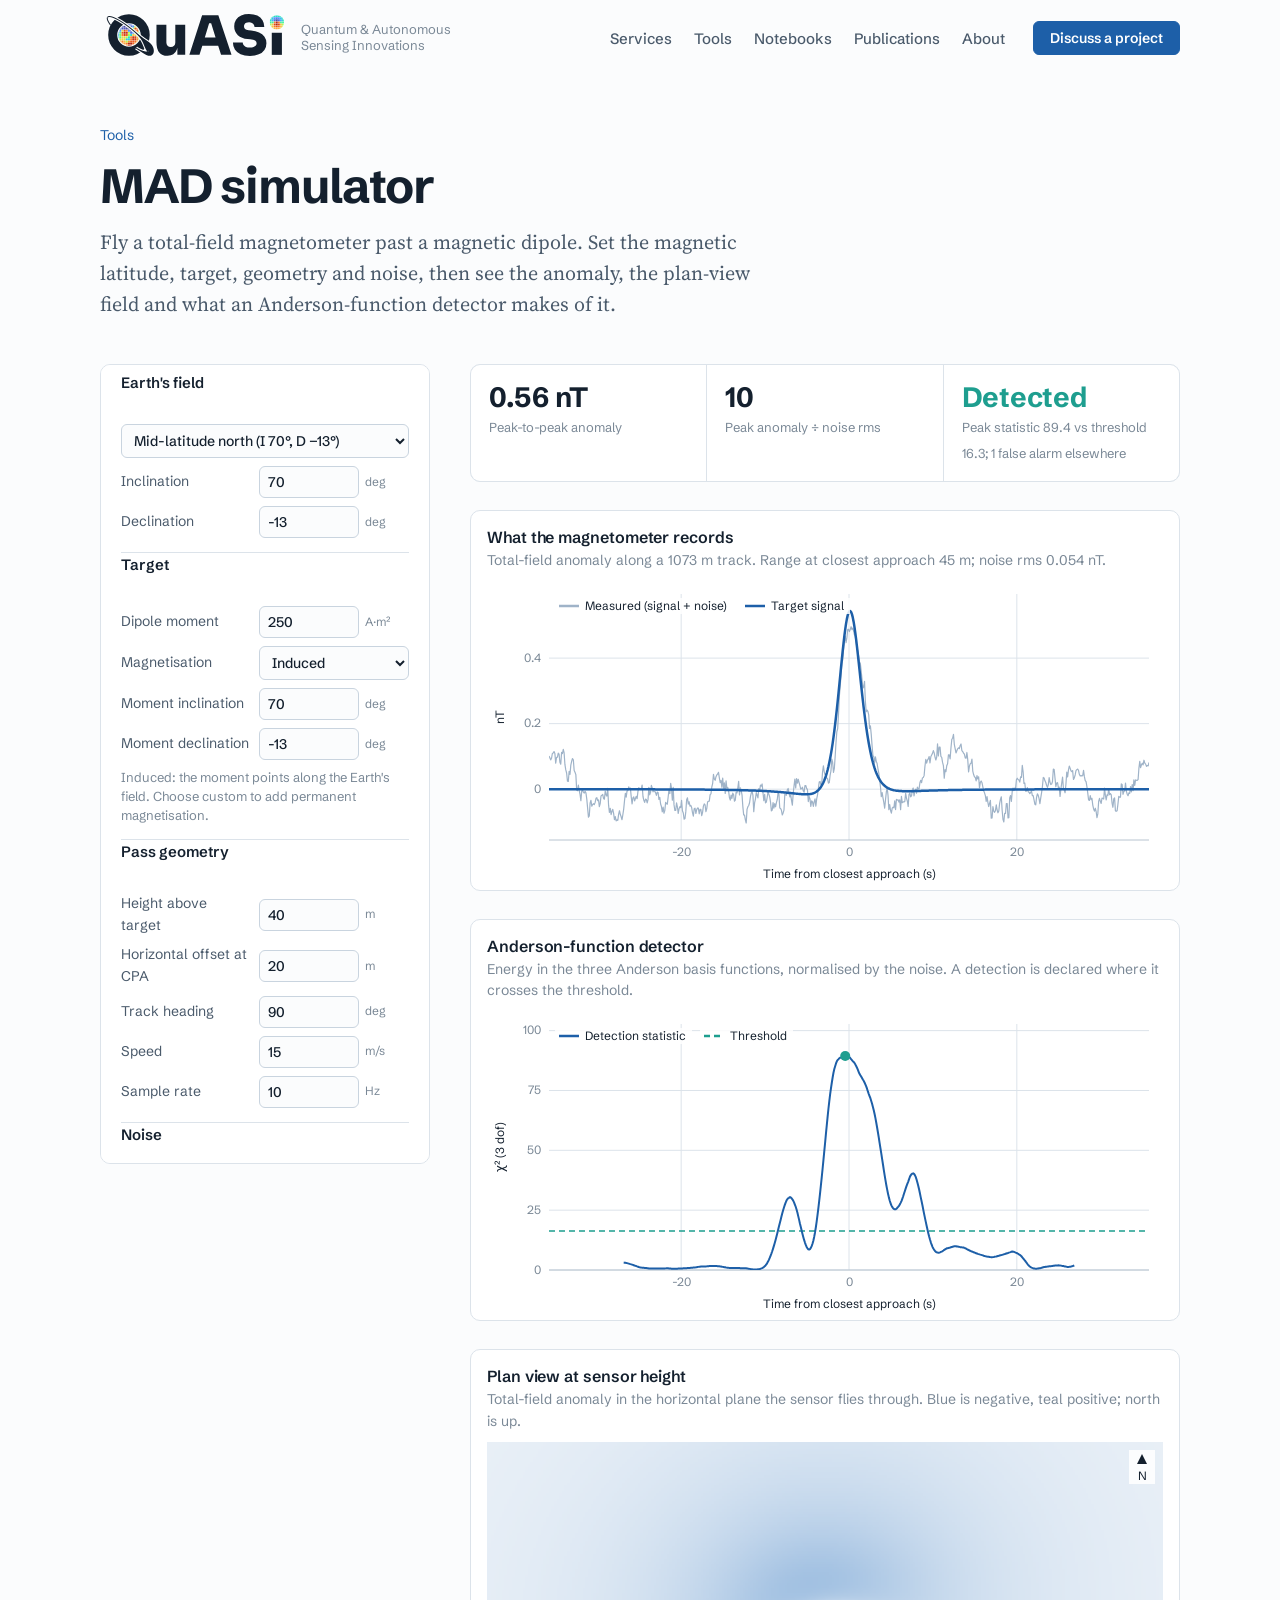
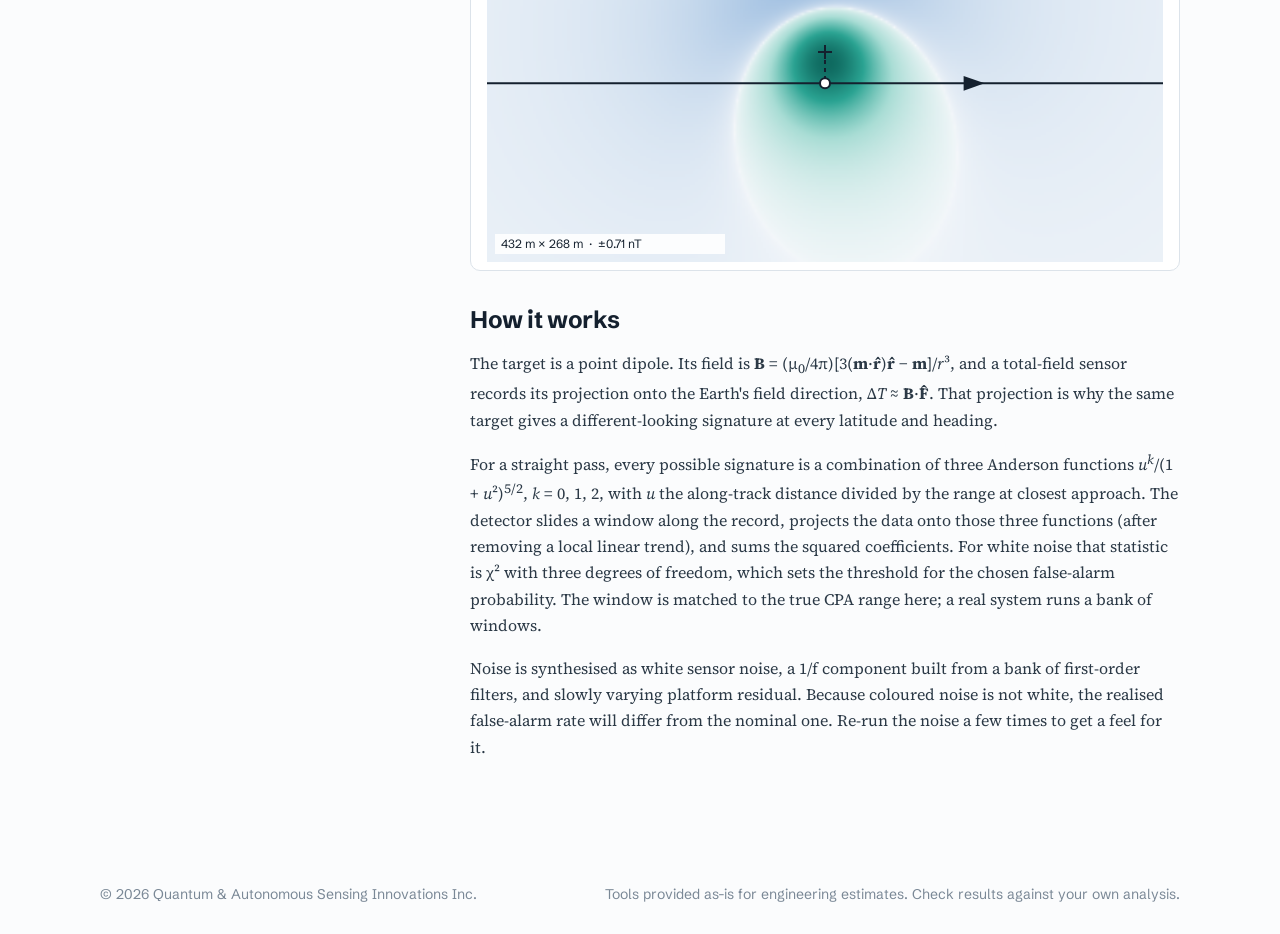
<file: tools/mad-sim.html>
<!doctype html>
<html lang="en">
<head>
<meta charset="utf-8">
<meta name="viewport" content="width=device-width, initial-scale=1">
<title>MAD simulator | QuASI Inc.</title>
<meta name="description" content="Browser-based magnetic anomaly detection simulator: dipole signatures, noise and an Anderson-function detector.">
<link rel="icon" href="../assets/logo/quasi-icon-B6.svg" type="image/svg+xml">
<link rel="icon" href="../assets/logo/quasi-icon-B6.png" type="image/png">
<link rel="apple-touch-icon" href="../assets/logo/quasi-icon-B6.png">
<link rel="preconnect" href="https://fonts.googleapis.com">
<link rel="preconnect" href="https://fonts.gstatic.com" crossorigin>
<link href="https://fonts.googleapis.com/css2?family=Schibsted+Grotesk:wght@400;500;600;700&family=Source+Serif+4:opsz,wght@8..60,400;8..60,500&display=swap" rel="stylesheet">
<link rel="stylesheet" href="../css/site.css?v=20261031b">
</head>
<body>
<nav class="nav" id="nav">
  <div class="wrap">
    <a class="brand" href="../index.html" aria-label="QuASI home">
      <img src="../assets/logo/quasi-logo-B2.svg" alt="QuASI" width="160" height="46"><span>Quantum &amp; Autonomous Sensing Innovations</span>
    </a>
    <button class="menu-btn" id="menuBtn" aria-expanded="false" aria-controls="navLinks">Menu</button>
    <ul id="navLinks">
      <li><a href="../index.html#services">Services</a></li>
      <li><a href="../index.html#tools">Tools</a></li>
      <li><a href="../index.html#notebooks">Notebooks</a></li>
      <li><a href="../index.html#publications">Publications</a></li>
      <li><a href="../index.html#about">About</a></li>
    </ul>
    <a class="btn primary" href="../index.html#contact">Discuss a project</a>
  </div>
</nav>

<main class="wrap">
  <header class="page-head">
    <div class="crumb"><a href="../index.html#tools">Tools</a></div>
    <h1>MAD simulator</h1>
    <p class="lede">Fly a total-field magnetometer past a magnetic dipole. Set the magnetic latitude, target, geometry and noise, then see the anomaly, the plan-view field and what an Anderson-function detector makes of it.</p>
  </header>

  <div class="tool-layout">
    <form class="controls" id="f" onsubmit="return false">
      <fieldset>
        <legend>Earth's field</legend>
        <div class="field full"><select id="loc" aria-label="Location preset">
          <option value="70,-13,53000" selected>Mid-latitude north (I 70°, D −13°)</option>
          <option value="45,5,48000">Temperate (I 45°, D 5°)</option>
          <option value="5,0,33000">Near the magnetic equator (I 5°)</option>
          <option value="-60,20,55000">Southern high latitude (I −60°)</option>
          <option value="custom">Custom</option>
        </select></div>
        <label class="field">Inclination<span><input id="inc" type="number" step="1" min="-90" max="90" value="70"><span class="u">deg</span></span></label>
        <label class="field">Declination<span><input id="dec" type="number" step="1" min="-180" max="180" value="-13"><span class="u">deg</span></span></label>
      </fieldset>
      <fieldset>
        <legend>Target</legend>
        <label class="field">Dipole moment<span><input id="m" type="number" step="any" min="0" value="250"><span class="u">A·m²</span></span></label>
        <label class="field">Magnetisation<span><select id="mag"><option value="induced" selected>Induced</option><option value="custom">Custom</option></select></span></label>
        <label class="field">Moment inclination<span><input id="minc" type="number" step="1" min="-90" max="90" value="70" disabled><span class="u">deg</span></span></label>
        <label class="field">Moment declination<span><input id="mdec" type="number" step="1" min="-180" max="180" value="-13" disabled><span class="u">deg</span></span></label>
        <p class="hint">Induced: the moment points along the Earth's field. Choose custom to add permanent magnetisation.</p>
      </fieldset>
      <fieldset>
        <legend>Pass geometry</legend>
        <label class="field">Height above target<span><input id="h" type="number" step="any" min="1" value="40"><span class="u">m</span></span></label>
        <label class="field">Horizontal offset at CPA<span><input id="cpa" type="number" step="any" value="20"><span class="u">m</span></span></label>
        <label class="field">Track heading<span><input id="hdg" type="number" step="5" value="90"><span class="u">deg</span></span></label>
        <label class="field">Speed<span><input id="v" type="number" step="any" min="0.5" value="15"><span class="u">m/s</span></span></label>
        <label class="field">Sample rate<span><input id="fs" type="number" step="any" min="1" max="200" value="10"><span class="u">Hz</span></span></label>
      </fieldset>
      <fieldset>
        <legend>Noise</legend>
        <label class="field">Sensor white noise<span><input id="s0" type="number" step="any" min="0" value="1"><span class="u">pT/√Hz</span></span></label>
        <label class="field">1/f corner<span><input id="fc" type="number" step="any" min="0" value="0.1"><span class="u">Hz</span></span></label>
        <label class="field">Platform residual<span><input id="plat" type="number" step="any" min="0" value="0.05"><span class="u">nT rms</span></span></label>
        <p class="hint">Platform residual is modelled as slowly varying noise below 0.2 Hz, as left after compensation.</p>
      </fieldset>
      <fieldset>
        <legend>Detector</legend>
        <label class="field">False-alarm probability<span><select id="pfa"><option value="1e-2">10⁻²</option><option value="1e-3" selected>10⁻³</option><option value="1e-4">10⁻⁴</option><option value="1e-6">10⁻⁶</option></select></span></label>
        <div class="row-btns"><button class="btn primary" id="rerun" type="button">New noise sample</button></div>
      </fieldset>
    </form>

    <div class="outputs">
      <div class="kpis">
        <div><b id="kPeak">–</b><span>Peak-to-peak anomaly</span></div>
        <div><b id="kSnr">–</b><span>Peak anomaly ÷ noise rms</span></div>
        <div id="kDetBox"><b id="kDet">–</b><span id="kDetSub">Detector decision</span></div>
      </div>
      <div class="chart">
        <h3>What the magnetometer records</h3>
        <p id="sigCap">Total-field anomaly along the track, centred on the closest point of approach.</p>
        <canvas id="cSig"></canvas>
      </div>
      <div class="chart">
        <h3>Anderson-function detector</h3>
        <p>Energy in the three Anderson basis functions, normalised by the noise. A detection is declared where it crosses the threshold.</p>
        <canvas id="cDet"></canvas>
      </div>
      <div class="chart">
        <h3>Plan view at sensor height</h3>
        <p>Total-field anomaly in the horizontal plane the sensor flies through. Blue is negative, teal positive; north is up.</p>
        <canvas id="cMap" style="height:420px"></canvas>
      </div>
      <div class="notes">
        <h2>How it works</h2>
        <p>The target is a point dipole. Its field is <b>B</b> = (μ<sub>0</sub>/4π)[3(<b>m</b>·<b>r̂</b>)<b>r̂</b> − <b>m</b>]/<i>r</i>³, and a total-field sensor records its projection onto the Earth's field direction, Δ<i>T</i> ≈ <b>B</b>·<b>F̂</b>. That projection is why the same target gives a different-looking signature at every latitude and heading.</p>
        <p>For a straight pass, every possible signature is a combination of three Anderson functions <i>u</i><sup><i>k</i></sup>/(1 + <i>u</i>²)<sup>5/2</sup>, <i>k</i> = 0, 1, 2, with <i>u</i> the along-track distance divided by the range at closest approach. The detector slides a window along the record, projects the data onto those three functions (after removing a local linear trend), and sums the squared coefficients. For white noise that statistic is χ² with three degrees of freedom, which sets the threshold for the chosen false-alarm probability. The window is matched to the true CPA range here; a real system runs a bank of windows.</p>
        <p>Noise is synthesised as white sensor noise, a 1/f component built from a bank of first-order filters, and slowly varying platform residual. Because coloured noise is not white, the realised false-alarm rate will differ from the nominal one. Re-run the noise a few times to get a feel for it.</p>
      </div>
    </div>
  </div>
</main>
<footer>
  <div class="wrap">
    <span>© 2026 Quantum &amp; Autonomous Sensing Innovations Inc.</span>
    <span>Tools provided as-is for engineering estimates. Check results against your own analysis.</span>
  </div>
</footer>
<script src="../js/site.js?v=20261031b"></script>
<script src="../js/plot.js?v=20261031b"></script>
<script src="../js/madsim.js?v=20261031b"></script>
</body>
</html>
</file>
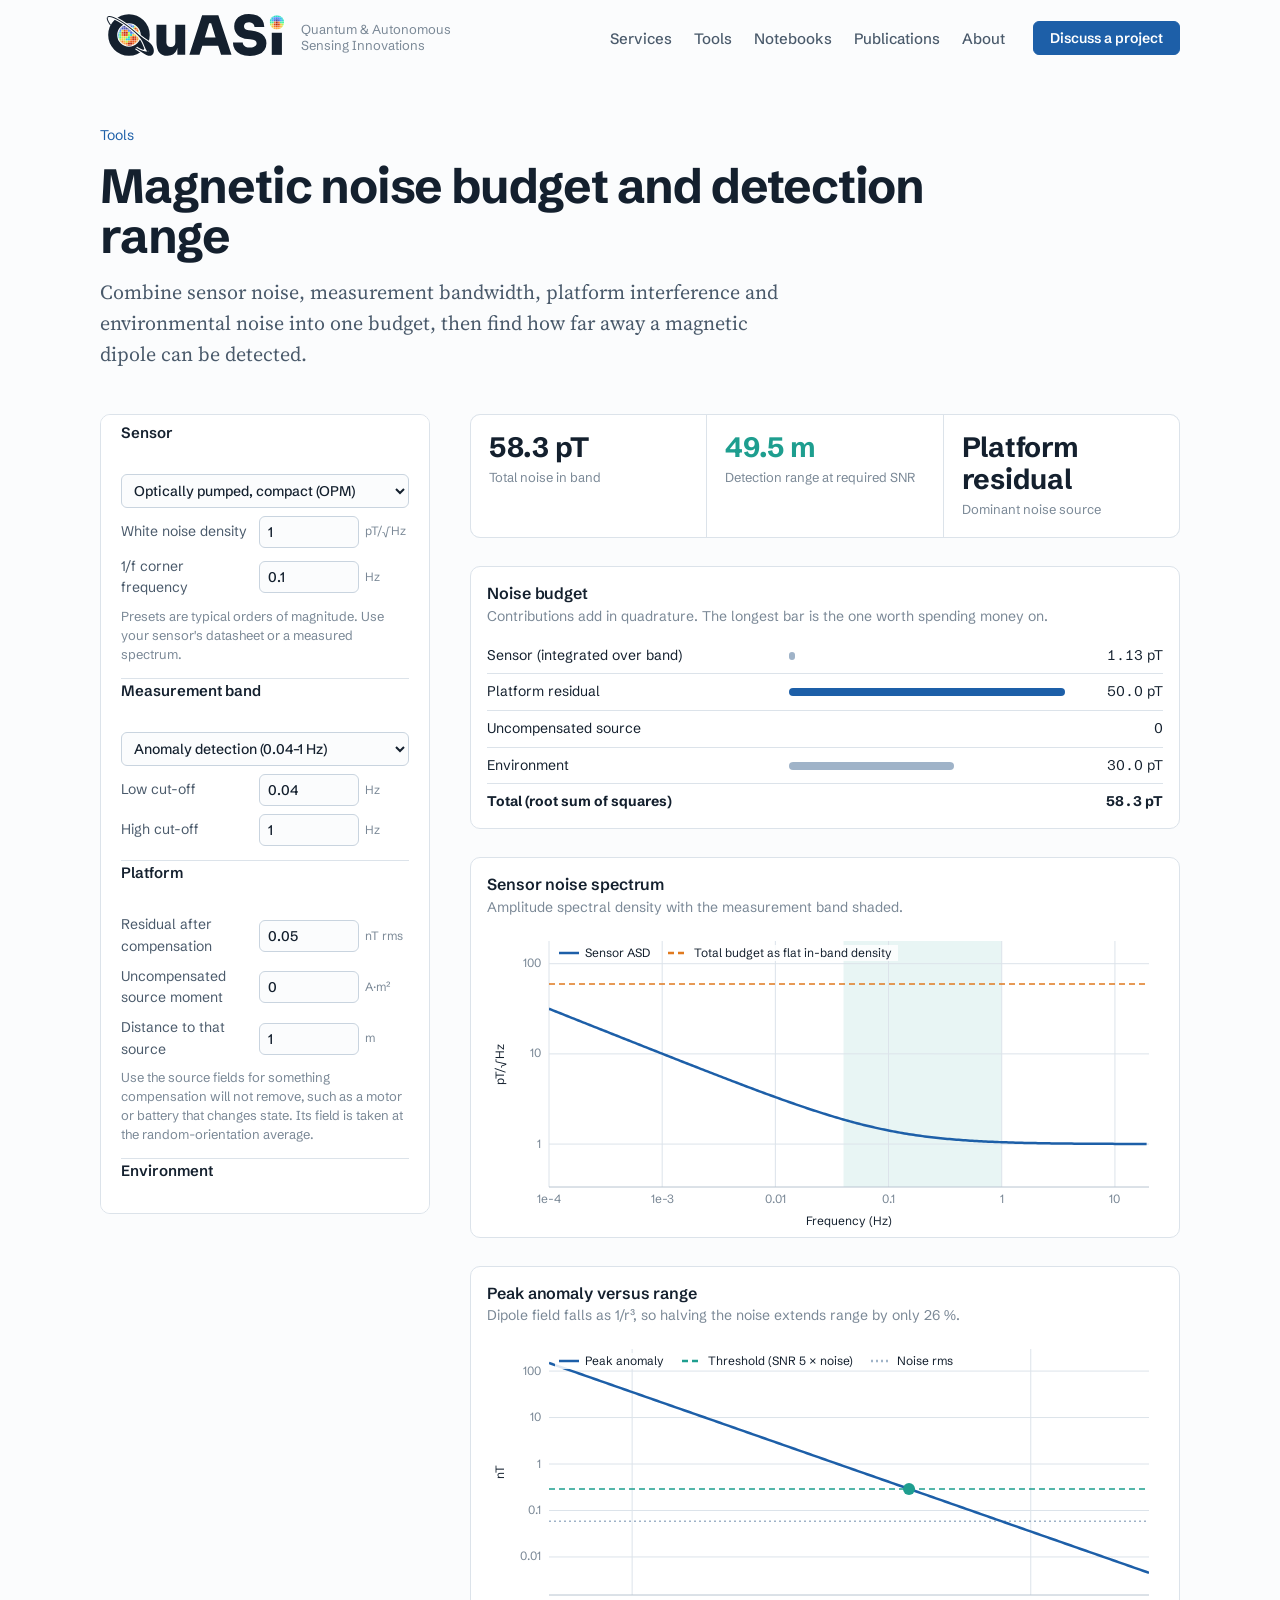
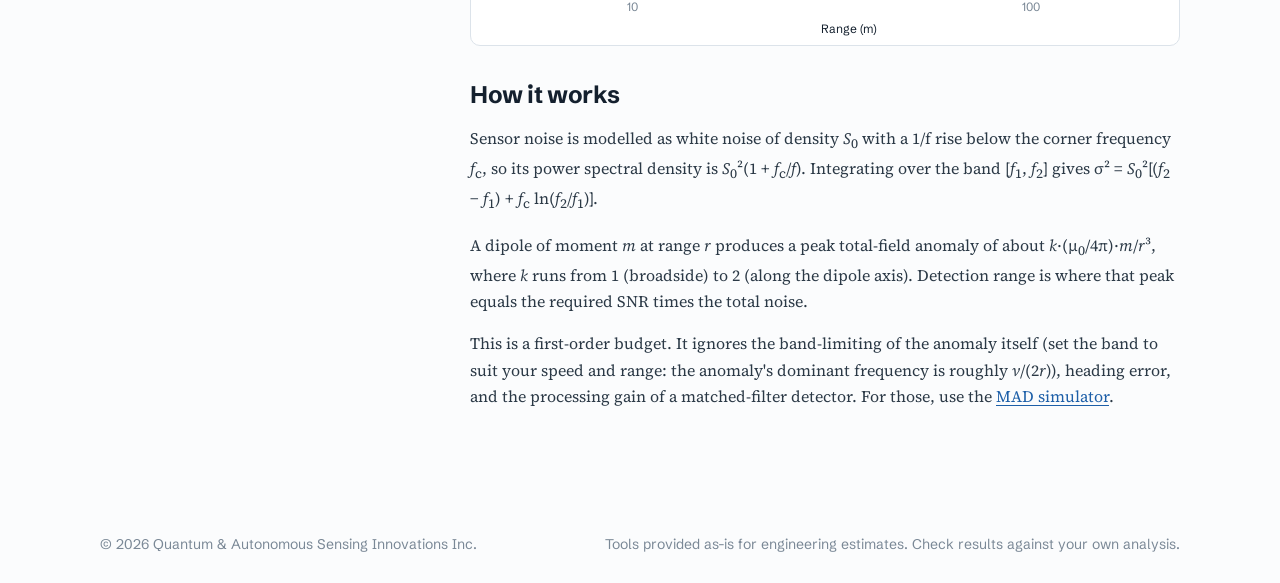
<file: tools/noise.html>
<!doctype html>
<html lang="en">
<head>
<meta charset="utf-8">
<meta name="viewport" content="width=device-width, initial-scale=1">
<title>Noise budget and detection range | QuASI Inc.</title>
<meta name="description" content="Free calculator for magnetometer noise budgets and dipole detection range.">
<link rel="icon" href="../assets/logo/quasi-icon-B6.svg" type="image/svg+xml">
<link rel="icon" href="../assets/logo/quasi-icon-B6.png" type="image/png">
<link rel="apple-touch-icon" href="../assets/logo/quasi-icon-B6.png">
<link rel="preconnect" href="https://fonts.googleapis.com">
<link rel="preconnect" href="https://fonts.gstatic.com" crossorigin>
<link href="https://fonts.googleapis.com/css2?family=Schibsted+Grotesk:wght@400;500;600;700&family=Source+Serif+4:opsz,wght@8..60,400;8..60,500&display=swap" rel="stylesheet">
<link rel="stylesheet" href="../css/site.css?v=20261031b">
</head>
<body>
<nav class="nav" id="nav">
  <div class="wrap">
    <a class="brand" href="../index.html" aria-label="QuASI home">
      <img src="../assets/logo/quasi-logo-B2.svg" alt="QuASI" width="160" height="46"><span>Quantum &amp; Autonomous Sensing Innovations</span>
    </a>
    <button class="menu-btn" id="menuBtn" aria-expanded="false" aria-controls="navLinks">Menu</button>
    <ul id="navLinks">
      <li><a href="../index.html#services">Services</a></li>
      <li><a href="../index.html#tools">Tools</a></li>
      <li><a href="../index.html#notebooks">Notebooks</a></li>
      <li><a href="../index.html#publications">Publications</a></li>
      <li><a href="../index.html#about">About</a></li>
    </ul>
    <a class="btn primary" href="../index.html#contact">Discuss a project</a>
  </div>
</nav>

<main class="wrap">
  <header class="page-head">
    <div class="crumb"><a href="../index.html#tools">Tools</a></div>
    <h1>Magnetic noise budget and detection range</h1>
    <p class="lede">Combine sensor noise, measurement bandwidth, platform interference and environmental noise into one budget, then find how far away a magnetic dipole can be detected.</p>
  </header>

  <div class="tool-layout">
    <form class="controls" id="f" onsubmit="return false">
      <fieldset>
        <legend>Sensor</legend>
        <div class="field full"><select id="sensor" aria-label="Sensor preset">
          <option value="0.3,0.05">Caesium or potassium vapour (survey grade)</option>
          <option value="1,0.1" selected>Optically pumped, compact (OPM)</option>
          <option value="10,1">Fluxgate, low noise</option>
          <option value="50,0.5">Overhauser or proton precession</option>
          <option value="custom">Custom</option>
        </select></div>
        <label class="field">White noise density<span><input id="s0" type="number" step="any" min="0.001" value="1"><span class="u">pT/√Hz</span></span></label>
        <label class="field">1/f corner frequency<span><input id="fc" type="number" step="any" min="0" value="0.1"><span class="u">Hz</span></span></label>
        <p class="hint">Presets are typical orders of magnitude. Use your sensor's datasheet or a measured spectrum.</p>
      </fieldset>
      <fieldset>
        <legend>Measurement band</legend>
        <div class="field full"><select id="band" aria-label="Band preset">
          <option value="0.04,1" selected>Anomaly detection (0.04–1 Hz)</option>
          <option value="0.005,2">Mapping survey (0.005–2 Hz)</option>
          <option value="0.001,0.5">Magnetic navigation (0.001–0.5 Hz)</option>
          <option value="custom">Custom</option>
        </select></div>
        <label class="field">Low cut-off<span><input id="f1" type="number" step="any" min="0.0001" value="0.04"><span class="u">Hz</span></span></label>
        <label class="field">High cut-off<span><input id="f2" type="number" step="any" min="0.001" value="1"><span class="u">Hz</span></span></label>
      </fieldset>
      <fieldset>
        <legend>Platform</legend>
        <label class="field">Residual after compensation<span><input id="plat" type="number" step="any" min="0" value="0.05"><span class="u">nT rms</span></span></label>
        <label class="field">Uncompensated source moment<span><input id="srcm" type="number" step="any" min="0" value="0"><span class="u">A·m²</span></span></label>
        <label class="field">Distance to that source<span><input id="srcr" type="number" step="any" min="0.01" value="1"><span class="u">m</span></span></label>
        <p class="hint">Use the source fields for something compensation will not remove, such as a motor or battery that changes state. Its field is taken at the random-orientation average.</p>
      </fieldset>
      <fieldset>
        <legend>Environment</legend>
        <label class="field">Geological and geomagnetic noise<span><input id="env" type="number" step="any" min="0" value="0.03"><span class="u">nT rms</span></span></label>
        <p class="hint">In-band background: geomagnetic micropulsations, ocean swell, near-surface geology.</p>
      </fieldset>
      <fieldset>
        <legend>Target</legend>
        <div class="field full"><select id="tgt" aria-label="Target preset">
          <option value="5">Small ferrous object, ~20 kg (5 A·m²)</option>
          <option value="250" selected>Ferrous object, ~1 t (250 A·m²)</option>
          <option value="2500">Vehicle or large object, ~10 t (2,500 A·m²)</option>
          <option value="custom">Custom</option>
        </select></div>
        <label class="field">Dipole moment<span><input id="m" type="number" step="any" min="0.001" value="250"><span class="u">A·m²</span></span></label>
        <label class="field">Required SNR<span><input id="snr" type="number" step="any" min="0.5" value="5"><span class="u">peak / rms</span></span></label>
        <label class="field">Geometry factor<span><select id="k"><option value="1">Equatorial (1)</option><option value="1.414" selected>Random orientation (√2)</option><option value="2">Along axis (2)</option></select></span></label>
      </fieldset>
    </form>

    <div class="outputs">
      <div class="kpis">
        <div><b id="kTot">–</b><span>Total noise in band</span></div>
        <div class="ok"><b id="kRange">–</b><span>Detection range at required SNR</span></div>
        <div><b id="kDom">–</b><span>Dominant noise source</span></div>
      </div>
      <div class="chart">
        <h3>Noise budget</h3>
        <p>Contributions add in quadrature. The longest bar is the one worth spending money on.</p>
        <table class="budget" id="budget"></table>
      </div>
      <div class="chart">
        <h3>Sensor noise spectrum</h3>
        <p>Amplitude spectral density with the measurement band shaded.</p>
        <canvas id="cSpec"></canvas>
      </div>
      <div class="chart">
        <h3>Peak anomaly versus range</h3>
        <p>Dipole field falls as 1/r³, so halving the noise extends range by only 26 %.</p>
        <canvas id="cRange"></canvas>
      </div>
      <div class="notes">
        <h2>How it works</h2>
        <p>Sensor noise is modelled as white noise of density <i>S</i><sub>0</sub> with a 1/f rise below the corner frequency <i>f</i><sub>c</sub>, so its power spectral density is <i>S</i><sub>0</sub>²(1 + <i>f</i><sub>c</sub>/<i>f</i>). Integrating over the band [<i>f</i><sub>1</sub>, <i>f</i><sub>2</sub>] gives σ² = <i>S</i><sub>0</sub>²[(<i>f</i><sub>2</sub> − <i>f</i><sub>1</sub>) + <i>f</i><sub>c</sub> ln(<i>f</i><sub>2</sub>/<i>f</i><sub>1</sub>)].</p>
        <p>A dipole of moment <i>m</i> at range <i>r</i> produces a peak total-field anomaly of about <i>k</i>·(μ<sub>0</sub>/4π)·<i>m</i>/<i>r</i>³, where <i>k</i> runs from 1 (broadside) to 2 (along the dipole axis). Detection range is where that peak equals the required SNR times the total noise.</p>
        <p>This is a first-order budget. It ignores the band-limiting of the anomaly itself (set the band to suit your speed and range: the anomaly's dominant frequency is roughly <i>v</i>/(2<i>r</i>)), heading error, and the processing gain of a matched-filter detector. For those, use the <a href="mad-sim.html">MAD simulator</a>.</p>
      </div>
    </div>
  </div>
</main>
<footer>
  <div class="wrap">
    <span>© 2026 Quantum &amp; Autonomous Sensing Innovations Inc.</span>
    <span>Tools provided as-is for engineering estimates. Check results against your own analysis.</span>
  </div>
</footer>
<script src="../js/site.js?v=20261031b"></script>
<script src="../js/plot.js?v=20261031b"></script>
<script src="../js/noise.js?v=20261031b"></script>
</body>
</html>
</file>
<file: css/site.css>
/* QuASI Inc. — site styles */
:root {
  --paper: #fbfcfd;
  --panel: #f1f5f9;
  --ink: #14202e;
  --slate: #4a5a6b;
  --mute: #7a8896;
  --rule: #dce3ea;
  --blue: #1d5fa8;
  --blue-deep: #143f70;
  --teal: #1e9e8f;
  --sans: "Schibsted Grotesk", system-ui, -apple-system, "Segoe UI", sans-serif;
  --serif: "Source Serif 4", Georgia, "Times New Roman", serif;
  --wrap: 1160px;
  --gutter: clamp(16px, 4vw, 40px);
}
* { box-sizing: border-box; }
html { scroll-behavior: smooth; scroll-padding-top: 76px; }
body {
  margin: 0; background: var(--paper); color: var(--ink);
  font: 400 17px/1.55 var(--sans); -webkit-font-smoothing: antialiased;
}
img { max-width: 100%; display: block; }
a { color: var(--blue); text-underline-offset: 3px; }
a:hover { color: var(--blue-deep); }
:focus-visible { outline: 2px solid var(--blue); outline-offset: 3px; border-radius: 2px; }
.wrap { max-width: var(--wrap); margin: 0 auto; padding: 0 var(--gutter); }

/* nav */
.nav {
  position: sticky; top: 0; z-index: 20; background: rgba(251,252,253,.92);
  backdrop-filter: saturate(1.4) blur(10px); border-bottom: 1px solid transparent; transition: border-color .2s;
}
.nav.scrolled { border-bottom-color: var(--rule); }
.nav .wrap { display: flex; align-items: center; gap: 28px; height: 76px; }
.brand { display: flex; align-items: center; gap: 10px; text-decoration: none; color: var(--ink); }
.brand svg { width: 34px; height: 34px; }
.brand img { height: 58px; width: auto; display: block; margin-left: -12px; }
.brand b { font-weight: 700; font-size: 20px; letter-spacing: -.01em; }
.brand span { font-size: 13px; color: var(--mute); line-height: 1.2; max-width: 150px; }
.nav ul { list-style: none; display: flex; gap: 22px; margin: 0 0 0 auto; padding: 0; }
.nav ul a { color: var(--slate); text-decoration: none; font-size: 15px; font-weight: 500; }
.nav ul a:hover { color: var(--ink); }
.menu-btn { display: none; margin-left: auto; background: none; border: 1px solid var(--rule); border-radius: 6px; padding: 7px 10px; font: inherit; font-size: 14px; color: var(--ink); }

.btn {
  display: inline-flex; align-items: center; gap: 8px; padding: 11px 20px; border-radius: 6px;
  font: 600 15px/1 var(--sans); text-decoration: none; border: 1px solid var(--blue); cursor: pointer;
  transition: background .15s, color .15s;
}
.btn.primary { background: var(--blue); color: #fff; }
.btn.primary:hover { background: var(--blue-deep); border-color: var(--blue-deep); color: #fff; }
.btn.ghost { background: transparent; color: var(--blue); }
.btn.ghost:hover { background: #e8f0f9; }
.nav .btn { padding: 9px 16px; font-size: 14px; }

/* type */
h1, h2, h3 { font-family: var(--sans); color: var(--ink); margin: 0; }
h1 { font-size: clamp(38px, 5.4vw, 64px); line-height: 1.04; font-weight: 700; letter-spacing: -.025em; }
h2 { font-size: clamp(28px, 3.2vw, 38px); line-height: 1.12; font-weight: 700; letter-spacing: -.018em; }
h3 { font-size: 20px; line-height: 1.3; font-weight: 600; letter-spacing: -.005em; }
.lede { font: 400 20px/1.55 var(--serif); color: var(--slate); max-width: 34em; }
.prose { font: 400 18px/1.65 var(--serif); color: #2b3946; max-width: 38em; }
.prose p { margin: 0 0 1em; }
.small { font-size: 14px; color: var(--mute); }

/* sections */
section { padding: 96px 0; }
section + section { border-top: 1px solid var(--rule); }
.sec-head { display: grid; grid-template-columns: 1fr 1.25fr; gap: 48px; align-items: end; margin-bottom: 48px; }
.sec-head p { margin: 0; font: 400 18px/1.6 var(--serif); color: var(--slate); }

/* hero */
.hero { padding: 56px 0 40px; border-top: 0; }
.hero-grid { display: grid; grid-template-columns: 1.05fr .95fr; gap: 56px; align-items: center; }
.hero h1 { max-width: 11em; }
.hero .lede { margin: 24px 0 32px; }
.hero .ctas { display: flex; flex-wrap: wrap; gap: 12px; }
.map-panel { position: relative; border-radius: 10px; overflow: hidden; background: var(--panel); aspect-ratio: 1400/1158; box-shadow: 0 1px 0 var(--rule), 0 18px 40px -24px rgba(20,32,46,.35); }
.map-panel img { width: 100%; height: 100%; object-fit: cover; }
.map-panel svg { position: absolute; inset: 0; width: 100%; height: 100%; }
.trace { margin-top: 40px; }
.trace svg { width: 100%; height: 170px; display: block; overflow: visible; }
.trace figcaption { display: flex; flex-wrap: wrap; gap: 6px 20px; justify-content: space-between; font-size: 14px; color: var(--mute); margin-top: 10px; }
.key { display: inline-flex; align-items: center; gap: 7px; margin-right: 16px; }
.key i { width: 18px; height: 3px; border-radius: 2px; display: inline-block; }

/* services */
.services { display: grid; grid-template-columns: repeat(2, 1fr); gap: 0 56px; }
.svc { padding: 28px 0; border-top: 1px solid var(--rule); display: grid; grid-template-columns: 44px 1fr; gap: 18px; }
.svc svg { width: 40px; height: 40px; color: var(--blue); }
.svc p { margin: 8px 0 10px; color: var(--slate); }
.svc ul { margin: 0; padding: 0; list-style: none; font-size: 15px; color: var(--slate); }
.svc li { padding-left: 16px; position: relative; margin: 3px 0; }
.svc li::before { content: ""; position: absolute; left: 0; top: .62em; width: 7px; height: 2px; background: var(--teal); }

/* process */
.steps { list-style: none; padding: 0; margin: 56px 0 0; display: grid; grid-template-columns: repeat(4, 1fr); counter-reset: s; position: relative; }
.steps::before { content: ""; position: absolute; top: 15px; left: 15px; right: 15px; height: 2px; background: linear-gradient(90deg, var(--blue), var(--teal)); }
.steps li { counter-increment: s; padding-right: 24px; position: relative; }
.steps li::before { content: counter(s); display: grid; place-items: center; width: 32px; height: 32px; border-radius: 50%; background: var(--paper); border: 2px solid var(--blue); color: var(--blue); font-weight: 700; font-size: 14px; margin-bottom: 16px; position: relative; }
.steps p { margin: 6px 0 0; color: var(--slate); font-size: 15px; }

/* tools */
.tools { display: grid; grid-template-columns: 1fr 1fr; gap: 28px; }
.tool { display: block; text-decoration: none; color: inherit; border: 1px solid var(--rule); border-radius: 10px; overflow: hidden; background: #fff; transition: border-color .15s, box-shadow .15s; }
.tool:hover { border-color: #b9c8d8; box-shadow: 0 14px 30px -22px rgba(20,32,46,.4); color: inherit; }
.tool .pv { background: var(--panel); padding: 22px 22px 10px; }
.tool .pv svg { width: 100%; height: 150px; display: block; }
.tool .tx { padding: 22px 24px 26px; }
.tool p { margin: 8px 0 14px; color: var(--slate); }
.tool .go { font-weight: 600; color: var(--blue); font-size: 15px; }

/* notebooks */
.nbs { display: grid; gap: 0; }
.nbs .nb { display: grid; grid-template-columns: 1fr 1.1fr auto; gap: 40px; padding: 30px 0; border-top: 1px solid var(--rule); align-items: start; }
.nbs .nb:last-child { border-bottom: 1px solid var(--rule); }
.nbs .nb .q { font-size: 21px; font-weight: 600; line-height: 1.3; }
.nbs .nb .meta { font-size: 14px; color: var(--mute); margin-top: 8px; }
.nbs .nb .find { margin: 0; font: 400 17px/1.6 var(--serif); color: #2b3946; }
.nbs .nb .links { display: flex; flex-direction: column; gap: 8px; white-space: nowrap; font-size: 15px; font-weight: 600; }
.nbs .nb .links a { text-decoration: none; }
.soon { color: var(--mute); font-size: 15px; margin-top: 18px; }

/* capabilities */
.caps { display: grid; grid-template-columns: repeat(4, 1fr); gap: 32px; }
.caps h3 { font-size: 16px; padding-bottom: 10px; border-bottom: 2px solid var(--ink); margin-bottom: 12px; }
.caps ul { list-style: none; padding: 0; margin: 0; color: var(--slate); font-size: 15px; }
.caps li { padding: 6px 0; border-bottom: 1px solid var(--rule); }

/* publications */
.pubs { margin: 0; padding: 0; list-style: none; counter-reset: p; max-width: 52em; }
.pubs li { counter-increment: p; display: grid; grid-template-columns: 44px 1fr; padding: 12px 0; border-bottom: 1px solid var(--rule); font: 400 16px/1.55 var(--serif); color: #2b3946; }
.pubs li::before { content: "[" counter(p) "]"; font-family: var(--sans); font-size: 14px; color: var(--mute); padding-top: 2px; }
.pubs a { word-break: break-word; }
.pub-group { font-size: 15px; font-weight: 600; color: var(--slate); margin: 36px 0 6px; }

/* about */
.about { display: grid; grid-template-columns: 280px 1fr; gap: 56px; align-items: start; }
.about { align-items: stretch; }
.portrait { width: 280px; height: 100%; min-height: 340px; border-radius: 10px; overflow: hidden; background: var(--panel); }
.portrait img { width: 100%; height: 100%; object-fit: cover; object-position: 50% 30%; transform-origin: 50% 35%; transform: scale(1.14) translateY(3%); opacity: 0; transition: opacity .9s ease; will-change: transform; }
.portrait.in img { opacity: 1; }
.creds { margin-top: 18px; font-size: 15px; color: var(--slate); }
.creds div { padding: 7px 0; border-bottom: 1px solid var(--rule); }
.creds b { color: var(--ink); font-weight: 600; }

/* contact */
.contact { background: var(--blue-deep); color: #e8eef5; border-top: 0 !important; }
.contact h2 { color: #fff; }
.contact .grid { display: grid; grid-template-columns: 1.2fr 1fr; gap: 56px; align-items: center; }
.contact p { font: 400 19px/1.6 var(--serif); color: #c9d6e4; max-width: 32em; }
.contact dl { margin: 0; display: grid; grid-template-columns: auto 1fr; gap: 12px 24px; font-size: 16px; }
.contact dt { color: #93a9c2; }
.contact dd { margin: 0; color: #fff; }
.contact a { color: #fff; }
.contact .btn.primary { background: #fff; color: var(--blue-deep); border-color: #fff; margin-top: 8px; }
.contact .btn.primary:hover { background: #dce8f5; }

footer { padding: 28px 0; font-size: 14px; color: var(--mute); }
footer .wrap { display: flex; flex-wrap: wrap; gap: 8px 24px; justify-content: space-between; }

/* sub-pages (tools, notebooks) */
.page-head { padding: 48px 0 24px; }
.page-head .crumb { font-size: 14px; margin-bottom: 14px; }
.page-head .crumb a { text-decoration: none; }
.page-head h1 { font-size: clamp(32px, 4.2vw, 48px); max-width: 18em; }
.page-head .lede { margin-top: 16px; }

@media (max-width: 960px) {
  .hero-grid, .sec-head, .about, .contact .grid { grid-template-columns: 1fr; gap: 32px; }
  .services, .tools { grid-template-columns: 1fr; }
  .caps { grid-template-columns: 1fr 1fr; }
  .nbs .nb { grid-template-columns: 1fr; gap: 14px; }
  .nbs .nb .links { flex-direction: row; gap: 20px; }
  .steps { grid-template-columns: 1fr 1fr; gap: 32px 0; }
  .steps::before { display: none; }
  section { padding: 72px 0; }
}
@media (max-width: 820px) {
  .nav ul, .nav .btn { display: none; }
  .menu-btn { display: block; }
  .nav.open ul { display: flex; flex-direction: column; position: absolute; top: 68px; left: 0; right: 0; background: var(--paper); padding: 12px var(--gutter) 20px; border-bottom: 1px solid var(--rule); gap: 14px; }
  .brand span { display: none; }
}
@media (max-width: 560px) {
  body { font-size: 16px; }
  .caps, .steps { grid-template-columns: 1fr; }
  .portrait { width: 220px; height: auto; min-height: 0; aspect-ratio: 4/5; }
  .trace svg { height: 130px; }
}
@media (prefers-reduced-motion: reduce) {
  html { scroll-behavior: auto; }
  * { transition: none !important; animation: none !important; }
}

/* tool pages */
.tool-layout { display: grid; grid-template-columns: 330px 1fr; gap: 40px; align-items: start; padding-bottom: 80px; }
.controls { position: sticky; top: 84px; background: #fff; border: 1px solid var(--rule); border-radius: 10px; padding: 6px 20px 18px; max-height: calc(100vh - 100px); overflow: auto; }
.controls fieldset { border: 0; padding: 14px 0 6px; margin: 0; border-bottom: 1px solid var(--rule); }
.controls fieldset:last-child { border-bottom: 0; }
.controls legend { font-weight: 600; font-size: 15px; padding: 0; margin-bottom: 8px; }
.field { display: grid; grid-template-columns: 1fr 110px; align-items: center; gap: 10px; margin: 8px 0; font-size: 14px; color: var(--slate); }
.field.full { grid-template-columns: 1fr; gap: 4px; }
.field input, .field select { width: 100%; font: 500 14px var(--sans); color: var(--ink); padding: 6px 8px; border: 1px solid #c9d4df; border-radius: 6px; background: var(--paper); }
.field input[type=range] { padding: 0; border: 0; background: none; accent-color: var(--blue); }
.field .u { font-size: 12px; color: var(--mute); }
.hint { font-size: 13px; color: var(--mute); margin: 4px 0 8px; line-height: 1.45; }
.outputs { display: grid; gap: 28px; min-width: 0; }
.kpis { display: grid; grid-template-columns: repeat(3, 1fr); gap: 1px; background: var(--rule); border: 1px solid var(--rule); border-radius: 10px; overflow: hidden; }
.kpis div { background: #fff; padding: 16px 18px; }
.kpis b { display: block; font-size: 28px; font-weight: 700; letter-spacing: -.01em; line-height: 1.15; color: var(--ink); }
.kpis span { font-size: 13px; color: var(--mute); }
.kpis .ok b { color: var(--teal); }
.kpis .bad b { color: #b5452f; }
.chart { background: #fff; border: 1px solid var(--rule); border-radius: 10px; padding: 16px 16px 8px; }
.chart h3 { font-size: 16px; margin: 0 0 2px; }
.chart p { margin: 0 0 10px; font-size: 14px; color: var(--mute); }
.chart canvas { width: 100%; height: 300px; display: block; }
.budget { width: 100%; border-collapse: collapse; font-size: 14px; }
.budget td { padding: 7px 0; border-bottom: 1px solid var(--rule); }
.budget td:nth-child(2) { width: 45%; padding: 0 14px; }
.budget td:last-child { text-align: right; font-variant-numeric: tabular-nums; white-space: nowrap; }
.budget .bar { height: 8px; border-radius: 4px; background: var(--blue); }
.budget tr.total td { font-weight: 700; color: var(--ink); border-bottom: 0; }
.notes { font: 400 16px/1.65 var(--serif); color: #2b3946; max-width: 46em; }
.notes h2 { font-size: 24px; margin: 8px 0 12px; }
.notes code { font: 500 14px var(--sans); background: var(--panel); padding: 1px 5px; border-radius: 4px; }
.row-btns { display: flex; gap: 10px; margin-top: 14px; }
.row-btns .btn { padding: 9px 14px; font-size: 14px; }
@media (max-width: 960px) {
  .tool-layout { grid-template-columns: 1fr; }
  .controls { position: static; max-height: none; }
  .kpis { grid-template-columns: 1fr 1fr; }
}
@media (max-width: 560px) { .kpis { grid-template-columns: 1fr; } .chart canvas { height: 240px; } }
.field { grid-template-columns: 1fr 150px; }
.field > span { display: flex; align-items: center; gap: 6px; }
.field > span input { flex: 1; min-width: 0; }
.field > span .u { width: 44px; flex: none; }

.contact-logo { height: 64px; width: auto; margin: 0 0 24px -6px; }
@media (max-width: 560px) { .brand img { height: 38px; } }

/* founder strip, links */
.founder { display: inline-flex; align-items: center; gap: 14px; margin-top: 34px; text-decoration: none; color: var(--ink); padding: 8px 18px 8px 8px; border: 1px solid var(--rule); border-radius: 999px; background: #fff; transition: border-color .15s; }
.founder:hover { border-color: #b9c8d8; color: var(--ink); }
.founder img { width: 52px; height: 52px; border-radius: 50%; object-fit: cover; object-position: 50% 22%; }
.founder b { display: block; font-size: 15px; font-weight: 600; }
.founder small { display: block; font-size: 13px; color: var(--mute); }
.about-links, .contact-ctas { display: flex; flex-wrap: wrap; gap: 12px; margin-top: 26px; }
.btn.ghost-light { background: transparent; color: #fff; border-color: rgba(255,255,255,.55); }
.btn.ghost-light:hover { background: rgba(255,255,255,.1); color: #fff; }
.contact .contact-ctas .btn.primary { margin-top: 0; }
.foot-links { display: inline-flex; flex-wrap: wrap; gap: 6px 18px; }
.foot-links a { color: var(--slate); text-decoration: none; font-weight: 500; }
.foot-links a:hover { color: var(--blue); }

@media (prefers-reduced-motion: reduce) { .portrait img { transform: none !important; opacity: 1 !important; } }
.trace svg { touch-action: pan-y; cursor: crosshair; }
</file>
